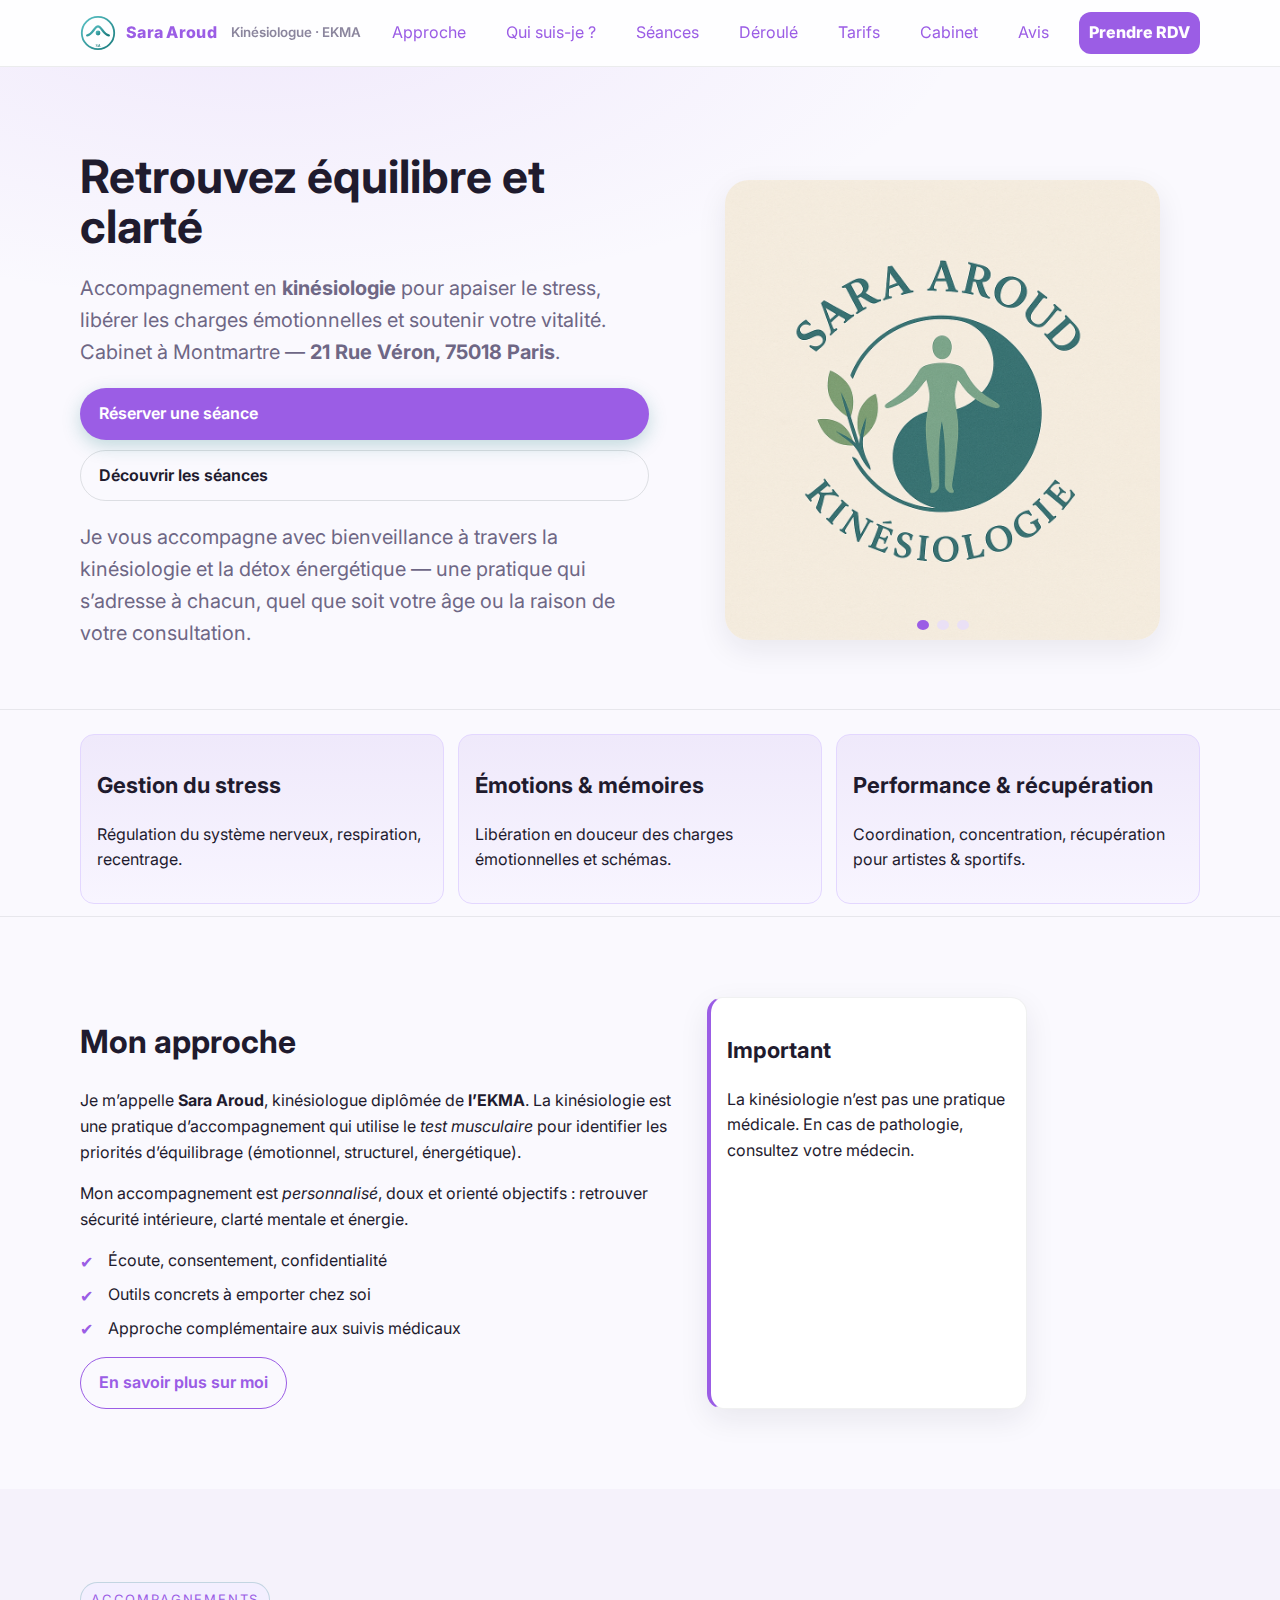
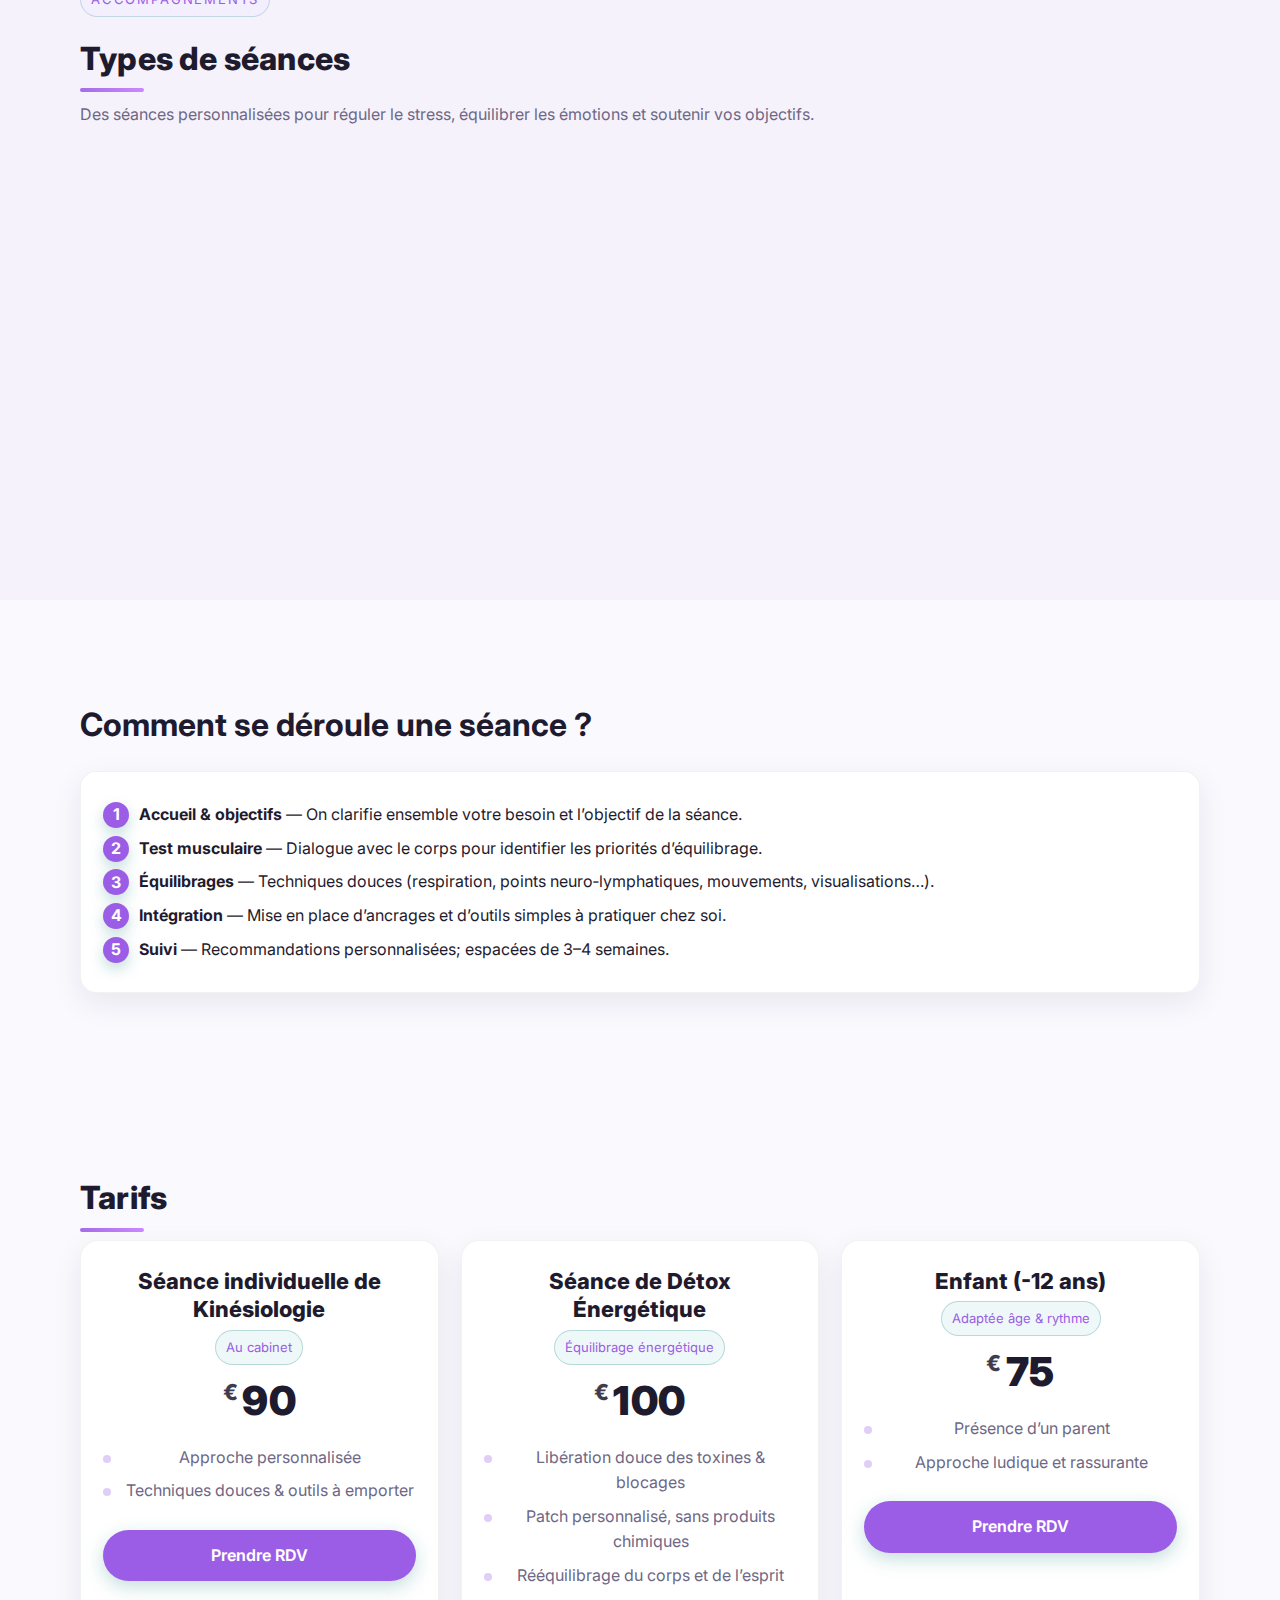
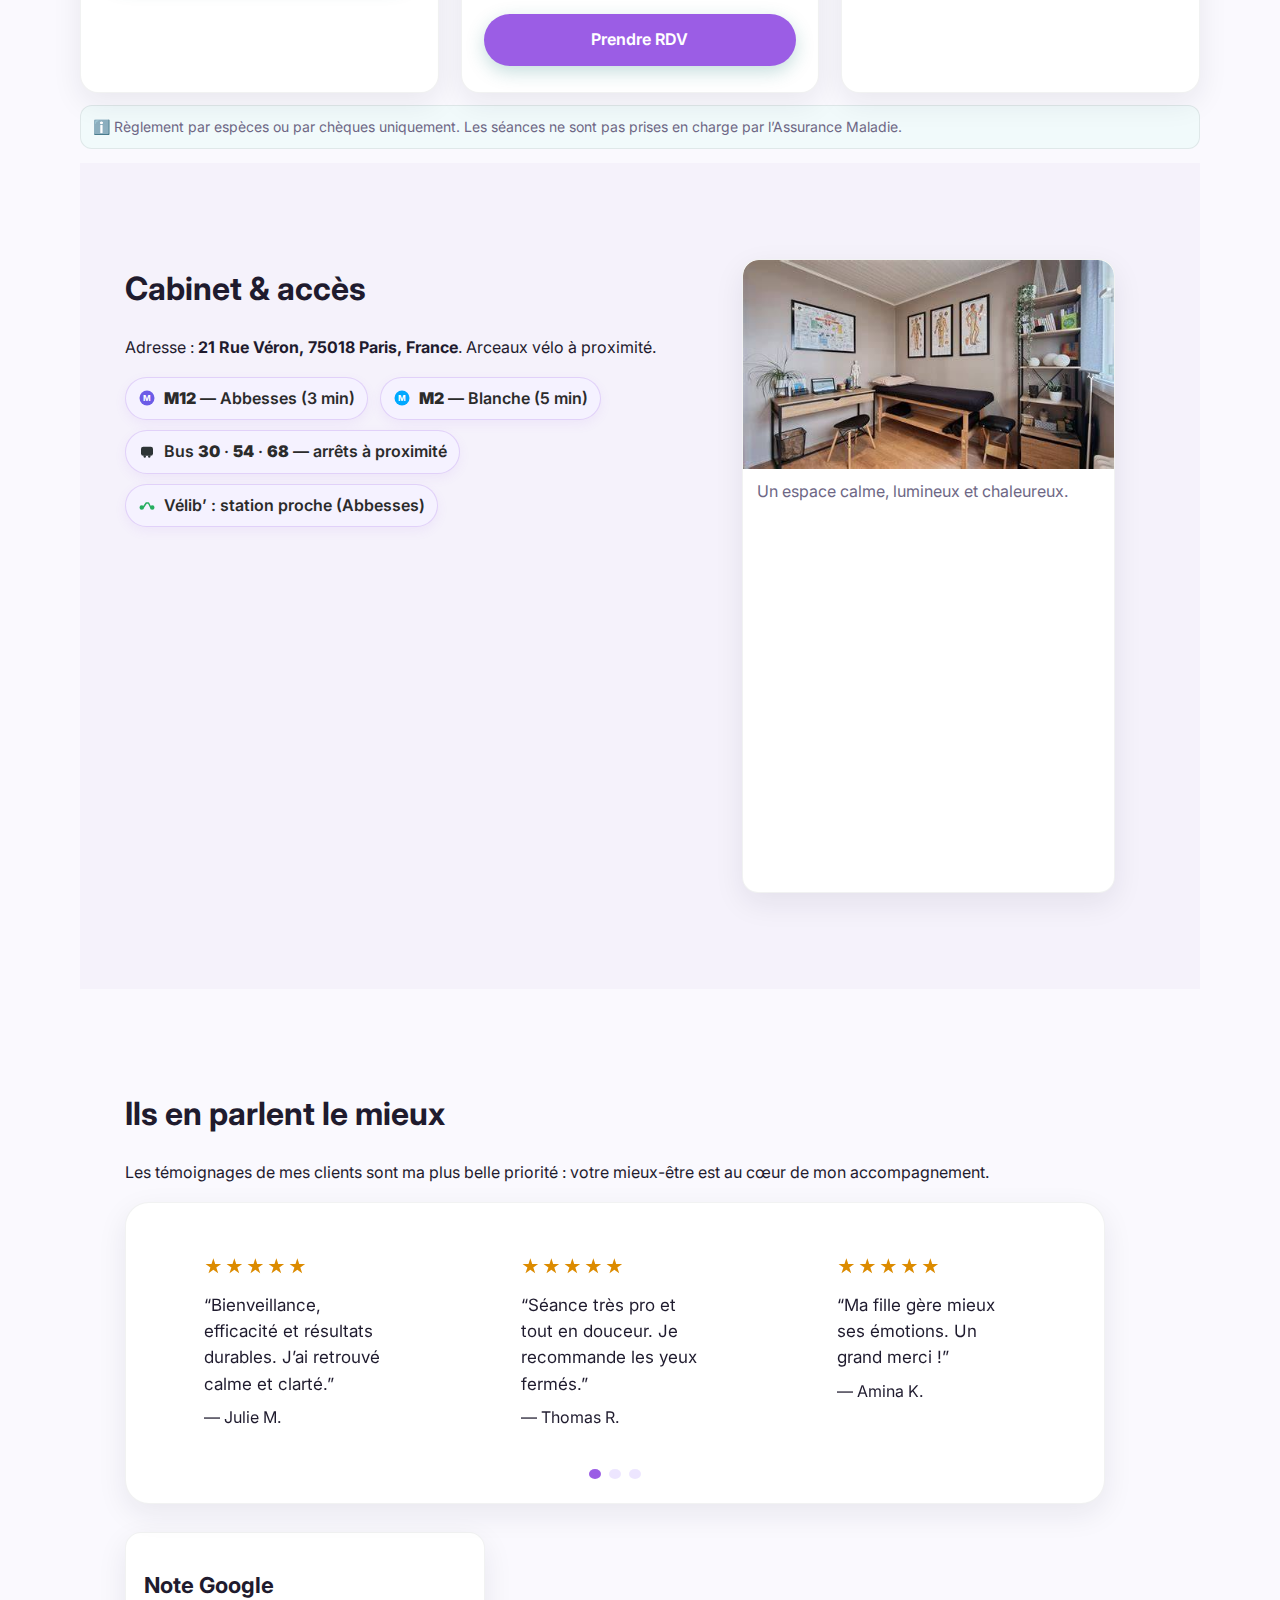
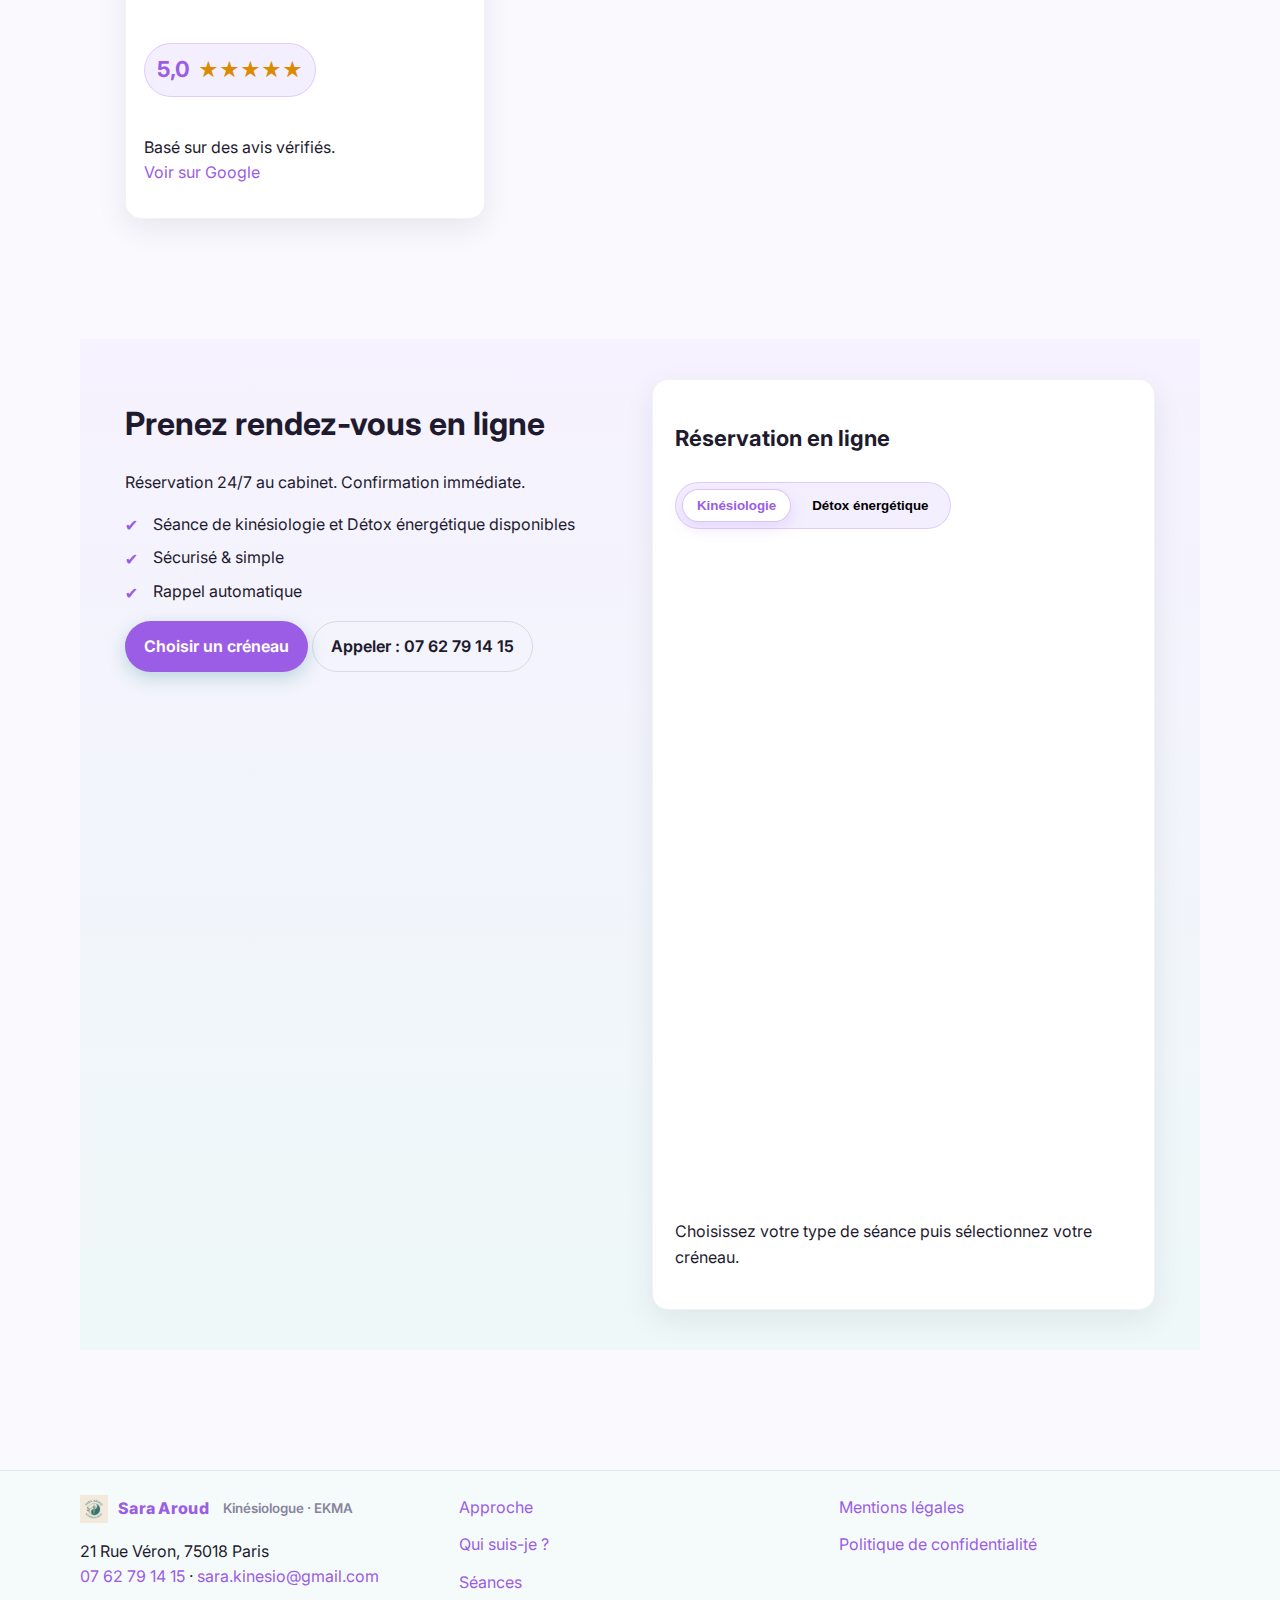
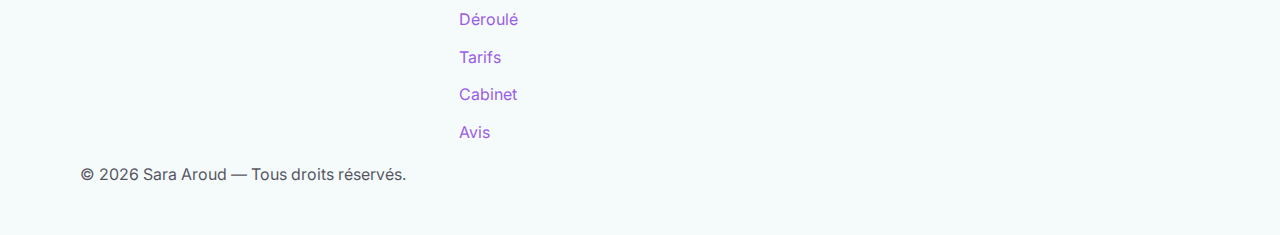
<file: index.html>
<!DOCTYPE html>
<html lang="fr">
<head>
  <meta charset="utf-8" />
  <meta name="viewport" content="width=device-width, initial-scale=1" />
  <title>Sara Aroud · Kinésiologue à Paris 18ᵉ</title>
  <meta name="description" content="Kinésiologie à Paris 18ᵉ : gestion du stress, libération émotionnelle, performance et récupération. Cabinet au 21 Rue Véron, 75018 Paris. Réservation en ligne." />
  <meta name="theme-color" content="#1a7b7d" />
  <link rel="preconnect" href="https://fonts.gstatic.com" crossorigin>
  <link rel="preconnect" href="https://fonts.googleapis.com">
  <link href="https://fonts.googleapis.com/css2?family=Inter:wght@300;400;500;600;700&display=swap" rel="stylesheet">
  <link rel="stylesheet" href="styles.css" />
  <link rel="icon" href="assets/logo.png" type="image/svg+xml">
  <meta property="og:title" content="Sara Aroud · Kinésiologue à Paris 18ᵉ" />
  <meta property="og:description" content="Accompagnement bienveillant en kinésiologie — adultes, enfants & sportifs. Réservation en ligne." />
  <meta property="og:type" content="website" />
  <meta property="og:image" content="https://images.unsplash.com/photo-1511407397940-d57f68e81203?q=80&w=1600&auto=format&fit=crop" />
  <meta property="og:locale" content="fr_FR" />
  <meta name="twitter:card" content="summary_large_image" />
  <link rel="canonical" href="https://www.sara-aroud-kinesiologie.fr/" />
  <script type="application/ld+json">
  {
    "@context": "https://schema.org",
    "@type": "HealthAndBeautyBusiness",
    "name": "Sara Aroud · Kinésiologue",
    "image": "https://images.unsplash.com/photo-1506126613408-eca07ce68773?q=80&w=1600&auto=format&fit=crop",
    "url": "https://www.sara-aroud-kinesiologie.fr/",
    "telephone": "+33 7 62 79 14 15",
    "priceRange": "€€",
    "address": {
      "@type": "PostalAddress",
      "streetAddress": "21 Rue Véron",
      "addressLocality": "Paris",
      "postalCode": "75018",
      "addressCountry": "FR"
    },
    "geo": {
      "@type": "GeoCoordinates",
      "latitude": 48.8841,
      "longitude": 2.3352
    },
    "openingHoursSpecification": [{
      "@type": "OpeningHoursSpecification",
      "dayOfWeek": ["Monday","Tuesday","Wednesday","Thursday","Friday","Saturday"],
      "opens": "09:00",
      "closes": "19:00"
    }],
    "sameAs": [
      "https://www.instagram.com/",
      "https://www.facebook.com/"
    ]
  }
  </script>
</head>
<body>
  <a class="skip-link" href="#contenu">Aller au contenu</a>
  <header class="header" id="top">
    <div class="container nav">
      <a href="#top" class="brand" aria-label="Accueil">
        <img src="assets/logo.svg" alt="Logo Sara Aroud Kinésiologue" width="36" height="36" />
        <span>Sara Aroud</span>
        <small>Kinésiologue · EKMA</small>
      </a>
      <button class="nav-toggle" aria-expanded="false" aria-controls="menu" aria-label="Ouvrir le menu">
        <span class="bar" aria-hidden="true"></span>
        <span class="bar" aria-hidden="true"></span>
        <span class="bar" aria-hidden="true"></span>
      </button>
      <nav id="menu" class="menu" aria-label="Navigation principale">
        <a href="#approche">Approche</a>
        <a href="pages/qui-suis-je.html">Qui suis-je ?</a>
        <a href="#seances">Séances</a>
        <a href="#deroulement">Déroulé</a>
        <a href="#tarifs">Tarifs</a>
        <a href="#cabinet">Cabinet</a>
        <a href="#avis">Avis</a>
        <!-- <a href="#avis">Qui suis-je ?</a> --> 
        <a class="cta" href="#rdv">Prendre RDV</a>
      </nav>
    </div>
  </header>

  <main id="contenu">
    <!-- HERO -->
    <section class="hero">
      <div class="container hero-grid">
        <div class="hero-text">
          <h1>Retrouvez équilibre et clarté</h1>
          <p>Accompagnement en <strong>kinésiologie</strong> pour apaiser le stress, libérer les charges émotionnelles et soutenir votre vitalité. <br>Cabinet à Montmartre — <strong>21 Rue Véron, 75018 Paris</strong>.</p>
          <div class="hero-actions">
            <a class="btn btn-primary" href="#rdv">Réserver une séance</a>
            <a class="btn btn-ghost" href="#seances">Découvrir les séances</a>
          </div>
<p class="trust-message">Je vous accompagne avec bienveillance à travers la kinésiologie et la détox énergétique — une pratique qui s’adresse à chacun, quel que soit votre âge ou la raison de votre consultation.</p>

        </div>
<figure class="hero-figure slider" aria-label="Ambiances du cabinet">
  <div class="slides">
    <img src="assets/logo.png" alt="Vue générale du cabinet">
    <img src="assets/cabinet2.png" alt="Détail d’aménagement du cabinet">
    <img src="assets/cabinet3.png" alt="Espace d’accueil et détente">
  </div>
  <div class="dots" aria-hidden="true"></div>
</figure>

      </div>
    </section>

    <!-- BANDES VALEUR -->
    <section class="ribbons">
      <div class="container ribbons-wrap" role="list" aria-label="Mises en avant">
        <div class="ribbon" role="listitem">
          <h3>Gestion du stress</h3>
          <p>Régulation du système nerveux, respiration, recentrage.</p>
        </div>
        <div class="ribbon" role="listitem">
          <h3>Émotions & mémoires</h3>
          <p>Libération en douceur des charges émotionnelles et schémas.</p>
        </div>
        <div class="ribbon" role="listitem">
          <h3>Performance & récupération</h3>
          <p>Coordination, concentration, récupération pour artistes & sportifs.</p>
        </div>
      </div>
    </section>

    <!-- APPROCHE -->
    <section id="approche" class="section container">
      <div class="split">
        <div>
          <h2>Mon approche</h2>
          <p>Je m’appelle <strong>Sara Aroud</strong>, kinésiologue diplômée de <strong>l’EKMA</strong>. La kinésiologie est une pratique d’accompagnement qui utilise le <em>test musculaire</em> pour identifier les priorités d’équilibrage (émotionnel, structurel, énergétique).</p>
          <p>Mon accompagnement est <em>personnalisé</em>, doux et orienté objectifs : retrouver sécurité intérieure, clarté mentale et énergie.</p>
          <ul class="list-check">
            <li>Écoute, consentement, confidentialité</li>
            <li>Outils concrets à emporter chez soi</li>
            <li>Approche complémentaire aux suivis médicaux</li>
          </ul>
          <div class="about-cta">
  <a class="btn btn-outline" href="pages/qui-suis-je.html">En savoir plus sur moi</a>
</div>

        </div>
        <aside class="card note" aria-label="Information importante">
          <h3>Important</h3>
          <p>La kinésiologie n’est pas une pratique médicale. En cas de pathologie, consultez votre médecin.</p>
        </aside>
      </div>
    </section>

    <!-- SÉANCES -->
    <section id="seances" class="section section-alt">
      <div class="container">
        <header class="section-head">
  <p class="eyebrow">Accompagnements</p>
  <h2 class="h2-accent">Types de séances</h2>
  <p class="section-sub">Des séances personnalisées pour réguler le stress, équilibrer les émotions et soutenir vos objectifs.</p>
</header>

        <div class="grid-3 services">
  <!-- Carte 1 -->
  <article class="service card reveal">
    <div class="icon">
      <!-- Icône Stress (cœur) -->
      <svg viewBox="0 0 24 24" aria-hidden="true" width="28" height="28">
        <path fill="currentColor" d="M12 21s-6.7-4.5-9.3-7.1C-0.6 11.1 1 6 5 6c2.3 0 3.6 1.3 4.3 2.4C10 7.3 11.3 6 13.6 6c4 0 5.6 5.1 2.3 7.9C18.7 16.5 12 21 12 21z"/>
      </svg>
    </div>
    <h3>Gestion du stress</h3>
    <p>Respiration, équilibrages et recentrage pour apaiser le mental et relâcher les tensions.</p>
    <ul class="bullets">
      <li>Sommeil & surmenage</li>
      <li>Préparation examens</li>
      <li>Transitions de vie</li>
    </ul>
  </article>

  <!-- Carte 2 -->
  <article class="service card reveal" style="--delay:120ms">
    <div class="icon">
      <!-- Icône Émotions (étoiles) -->
      <svg viewBox="0 0 24 24" aria-hidden="true" width="28" height="28">
        <path fill="currentColor" d="M12 3l1.6 3.9L18 8.6l-3 2.6.9 4.1-3.9-2.2-3.9 2.2.9-4.1-3-2.6 4.4-1.7L12 3z"/>
      </svg>
    </div>
    <h3>Émotions & confiance</h3>
    <p>Identifier et transformer les croyances limitantes, renforcer estime et sécurité intérieure.</p>
    <ul class="bullets">
      <li>Hypersensibilité</li>
      <li>Accompagnement parental</li>
      <li>Gestion des émotions</li>
    </ul>
  </article>

  <!-- Carte 3 -->
  <article class="service card reveal" style="--delay:240ms">
    <div class="icon">
      <!-- Icône Sport (cible) -->
      <svg viewBox="0 0 24 24" aria-hidden="true" width="28" height="28">
        <path fill="currentColor" d="M12 2a10 10 0 1010 10A10 10 0 0012 2zm0 16a6 6 0 116-6 6 6 0 01-6 6zm0-3a3 3 0 113-3 3 3 0 01-3 3z"/>
      </svg>
    </div>
    <h3>Sport & récupération</h3>
    <p>Optimiser coordination, concentration et récupération pour la pratique artistique et sportive.</p>
    <ul class="bullets">
      <li>Pré-compétitions</li>
      <li>Récupération douce</li>
      <li>Objectifs de performance</li>
    </ul>
  </article>
</div>

      </div>
    </section>

    <!-- DÉROULEMENT -->
    <section id="deroulement" class="section container">
      <h2>Comment se déroule une séance&nbsp;?</h2>
      <ol class="steps card">
        <li><strong>Accueil & objectifs</strong> — On clarifie ensemble votre besoin et l’objectif de la séance.</li>
        <li><strong>Test musculaire</strong> — Dialogue avec le corps pour identifier les priorités d’équilibrage.</li>
        <li><strong>Équilibrages</strong> — Techniques douces (respiration, points neuro‑lymphatiques, mouvements, visualisations…).</li>
        <li><strong>Intégration</strong> — Mise en place d’ancrages et d’outils simples à pratiquer chez soi.</li>
        <li><strong>Suivi</strong> — Recommandations personnalisées; espacées de 3–4 semaines.</li>
      </ol>
    </section>

    <!-- TARIFS -->
    <section id="tarifs" class="section container">
      <h2 class="h2-accent">Tarifs</h2>
      <div class="pricing">
  <!-- Séance individuelle -->
  <article class="price card">
    <header class="price-head">
      <h3>Séance individuelle de Kinésiologie</h3>
      <span class="pill">Au cabinet</span>
    </header>
    <p class="amount"><span class="currency">€</span>90</p>
    <ul class="features">
      <li>Approche personnalisée</li>
      <li>Techniques douces & outils à emporter</li>
    </ul>
    <a class="btn btn-primary btn-block" href="#calendly-embed">Prendre RDV</a>
  </article>

  <!-- Détox énergétique -->
  <article class="price card">
    <header class="price-head">
      <h3>Séance de Détox Énergétique</h3>
      <span class="pill">Équilibrage énergétique</span>
    </header>
    <p class="amount"><span class="currency">€</span>100</p>
    <ul class="features">
      <li>Libération douce des toxines & blocages</li>
      <li>Patch personnalisé, sans produits chimiques</li>
      <li>Rééquilibrage du corps et de l’esprit</li>
    </ul>
    <a class="btn btn-primary btn-block" href="#calendly-embed">Prendre RDV</a>
  </article>

  <!-- Enfant -->
  <article class="price card">
    <header class="price-head">
      <h3>Enfant (-12 ans)</h3>
      <span class="pill">Adaptée âge & rythme</span>
    </header>
    <p class="amount"><span class="currency">€</span>75</p>
    <ul class="features">
      <li>Présence d’un parent</li>
      <li>Approche ludique et rassurante</li>
    </ul>
    <a class="btn btn-primary btn-block" href="#calendly-embed">Prendre RDV</a>
  </article>
</div>

<p class="fine pricing-note">ℹ️ Règlement par espèces ou par chèques uniquement. Les séances ne sont pas prises en charge par l’Assurance Maladie.</p>

    <!-- CABINET + MAP -->
    <section id="cabinet" class="section section-alt">
      <div class="container split">
        <div>
          <h2>Cabinet & accès</h2>
<p>Adresse : <strong>21 Rue Véron, 75018 Paris, France</strong>. Arceaux vélo à proximité.</p>

<div class="transport">
  <!-- Métro 12 — Abbesses -->
  <div class="chip">
    <svg viewBox="0 0 24 24" width="18" height="18" aria-hidden="true">
      <circle cx="12" cy="12" r="10" fill="#6c5ce7"/><text x="12" y="16" text-anchor="middle" font-size="11" fill="#fff" font-weight="700">M</text>
    </svg>
    <span><strong>M12</strong> — Abbesses (3 min)</span>
  </div>

  <!-- Métro 2 — Blanche -->
  <div class="chip">
    <svg viewBox="0 0 24 24" width="18" height="18" aria-hidden="true">
      <circle cx="12" cy="12" r="10" fill="#00a8ff"/><text x="12" y="16" text-anchor="middle" font-size="11" fill="#fff" font-weight="700">M</text>
    </svg>
    <span><strong>M2</strong> — Blanche (5 min)</span>
  </div>

  <!-- Bus proches -->
  <div class="chip">
    <svg viewBox="0 0 24 24" width="18" height="18" aria-hidden="true">
      <rect x="4" y="5" width="16" height="12" rx="3" fill="#2d3436"/>
      <circle cx="9" cy="18" r="1.6" fill="#2d3436"/><circle cx="15" cy="18" r="1.6" fill="#2d3436"/>
    </svg>
    <span>Bus <strong>30</strong> · <strong>54</strong> · <strong>68</strong> — arrêts à proximité</span>
  </div>

  <!-- Vélib' -->
  <div class="chip">
    <svg viewBox="0 0 24 24" width="18" height="18" aria-hidden="true">
      <path d="M5 17a3 3 0 1 0 0-6 3 3 0 0 0 0 6Zm14 0a3 3 0 1 0 0-6 3 3 0 0 0 0 6Z" fill="#27ae60"/>
      <path d="M7 14l4-6h3l3 6" stroke="#27ae60" stroke-width="2" fill="none" stroke-linecap="round" stroke-linejoin="round"/>
    </svg>
    <span>Vélib’ : station proche (Abbesses)</span>
  </div>
</div>

          <div class="map-embed" role="img" aria-label="Plan Google Maps du cabinet">
            <iframe title="Plan d'accès" loading="lazy" allowfullscreen referrerpolicy="no-referrer-when-downgrade"
              src="https://www.google.com/maps?q=21%20Rue%20V%C3%A9ron,%2075018%20Paris&output=embed">
            </iframe>
          </div>
        </div>
        <figure class="card cabinet-photo">
          <img src="assets/cabinet1.png" alt="Cabinet lumineux et minimaliste">
          <figcaption>Un espace calme, lumineux et chaleureux.</figcaption>
        </figure>
      </div>
    </section>

    <!-- AVIS GOOGLE (carrousel) -->
    <section id="avis" class="section container">
      <div class="split">
        <div>
          <h2>Ils en parlent le mieux</h2>
<p class="fine">Les témoignages de mes clients sont ma plus belle priorité : votre mieux-être est au cœur de mon accompagnement.</p>
          
<div class="reviews slider card" aria-label="Avis Google">
  <div class="slides">

    <!-- SLIDE 1 -->
    <div class="slide">
      <figure class="review">
        <div class="stars" aria-label="5 étoiles">★★★★★</div>
        <blockquote>“Bienveillance, efficacité et résultats durables. J’ai retrouvé calme et clarté.”</blockquote>
        <figcaption>— Julie M.</figcaption>
      </figure>
      <figure class="review">
        <div class="stars" aria-label="5 étoiles">★★★★★</div>
        <blockquote>“Séance très pro et tout en douceur. Je recommande les yeux fermés.”</blockquote>
        <figcaption>— Thomas R.</figcaption>
      </figure>
      <figure class="review">
        <div class="stars" aria-label="5 étoiles">★★★★★</div>
        <blockquote>“Ma fille gère mieux ses émotions. Un grand merci !”</blockquote>
        <figcaption>— Amina K.</figcaption>
      </figure>
    </div>

    <!-- SLIDE 2 -->
    <div class="slide">
      <figure class="review">
        <div class="stars" aria-label="5 étoiles">★★★★★</div>
        <blockquote>“Une écoute rare et beaucoup de douceur. Merci !”</blockquote>
        <figcaption>— Claire P.</figcaption>
      </figure>
      <figure class="review">
        <div class="stars" aria-label="5 étoiles">★★★★★</div>
        <blockquote>“J’ai retrouvé énergie et confiance. Une vraie transformation.”</blockquote>
        <figcaption>— Marc L.</figcaption>
      </figure>
      <figure class="review">
        <div class="stars" aria-label="5 étoiles">★★★★★</div>
        <blockquote>“Ma fille adore les séances. C’est devenu un vrai soutien.”</blockquote>
        <figcaption>— Sophie D.</figcaption>
      </figure>
    </div>

    <!-- SLIDE 3 -->
    <div class="slide">
      <figure class="review">
        <div class="stars" aria-label="5 étoiles">★★★★★</div>
        <blockquote>“Une praticienne passionnée et bienveillante. Je recommande.”</blockquote>
        <figcaption>— Karim B.</figcaption>
      </figure>
      <figure class="review">
        <div class="stars" aria-label="5 étoiles">★★★★★</div>
        <blockquote>“Une approche douce et efficace. J’ai senti un vrai mieux-être.”</blockquote>
        <figcaption>— Hélène F.</figcaption>
      </figure>
      <figure class="review">
        <div class="stars" aria-label="5 étoiles">★★★★★</div>
        <blockquote>“Beaucoup d’humanité et des résultats rapides. Merci Sara !”</blockquote>
        <figcaption>— David R.</figcaption>
      </figure>
    </div>

  </div>
  <div class="dots" aria-hidden="true"></div>
</div>

          </div>
        </div>
        <aside class="card">
          <h3>Note Google</h3>
          <p class="badge">5,0 <span>★★★★★</span></p>
          <p>Basé sur des avis vérifiés. <br><a target="_blank" rel="noopener" href="https://www.google.com/search?q=Sara+Aroud+kin%C3%A9siologie">Voir sur Google</a></p>
        </aside>
      </div>
    </section>

    <!-- RDV -->
    <section id="rdv" class="section cta-section">
      <div class="container cta-inner">
        <div>
          <h2>Prenez rendez-vous en ligne</h2>
          <p>Réservation 24/7 au cabinet. Confirmation immédiate.</p>
          <ul class="list-check">
            <li>Séance de kinésiologie et Détox énergétique disponibles</li>
            <li>Sécurisé & simple</li>
            <li>Rappel automatique</li>
          </ul>
          <div class="cta-buttons">
            <a class="btn btn-primary" href="#calendly-embed">Choisir un créneau</a>
            <a class="btn btn-ghost" href="tel:+33762791415">Appeler : 07&nbsp;62&nbsp;79&nbsp;14&nbsp;15</a>
          </div>
        </div>
<div class="card">
  <h3 id="calendly-embed">Réservation en ligne</h3>

  <!-- Sélecteur de type de séance -->
  <div class="cal-switch" role="tablist" aria-label="Choix du type de séance">
    <button class="cal-switch-btn is-active" data-cal="kine" role="tab" aria-selected="true">Kinésiologie</button>
    <button class="cal-switch-btn" data-cal="detox" role="tab" aria-selected="false">Détox énergétique</button>
  </div>

  <!-- Calendrier Kinésiologie -->
  <div id="cal-kine" class="cal-wrapper" role="tabpanel" aria-labelledby="kine-tab">
    <div class="calendly-inline-widget"
         data-url="https://calendly.com/sara-kinesio/30-minute-meeting-clone"
         style="min-width:320px;height:660px;"></div>
  </div>

  <!-- Calendrier Détox énergétique -->
  <div id="cal-detox" class="cal-wrapper" role="tabpanel" aria-labelledby="detox-tab" hidden>
    <div class="calendly-inline-widget"
         data-url="https://calendly.com/sara-kinesio/30-minute-meeting-clone"
         style="min-width:320px;height:660px;"></div>
  </div>

  <!-- Script Calendly (une seule fois) -->
  <script type="text/javascript" src="https://assets.calendly.com/assets/external/widget.js" async></script>

  <p class="fine">Choisissez votre type de séance puis sélectionnez votre créneau.</p>
</div>

      </div>
    </section>
  </main>

  <footer class="footer">
    <div class="container footer-grid">
      <div>
        <a href="#top" class="brand brand-footer">
          <img src="assets/logo.png" alt="" width="28" height="28" aria-hidden="true" />
          <span>Sara Aroud</span><small>Kinésiologue · EKMA</small>
        </a>
        <p>21 Rue Véron, 75018 Paris<br>
        <a href="tel:+33762791415">07 62 79 14 15</a> · <a href="mailto:sara.kinesio@gmail.com">sara.kinesio@gmail.com</a></p>
      </div>
      <nav class="footer-nav" aria-label="Liens de bas de page">
        <a href="#approche">Approche</a>
        <a href="pages/qui-suis-je.html">Qui suis-je ?</a>
        <a href="#seances">Séances</a>
        <a href="#deroulement">Déroulé</a>
        <a href="#tarifs">Tarifs</a>
        <a href="#cabinet">Cabinet</a>
        <a href="#avis">Avis</a>
      </nav>
      <div class="footer-legal">
        <a href="pages/mentions-legales.html">Mentions légales</a>
        <a href="pages/politique-confidentialite.html">Politique de confidentialité</a>
      </div>
    </div>
    <div class="container">
      <p class="copyright">© <span id="year"></span> Sara Aroud — Tous droits réservés.</p>
    </div>
  </footer>


  <script src="script.js" defer></script>
</body>
</html>
</file>
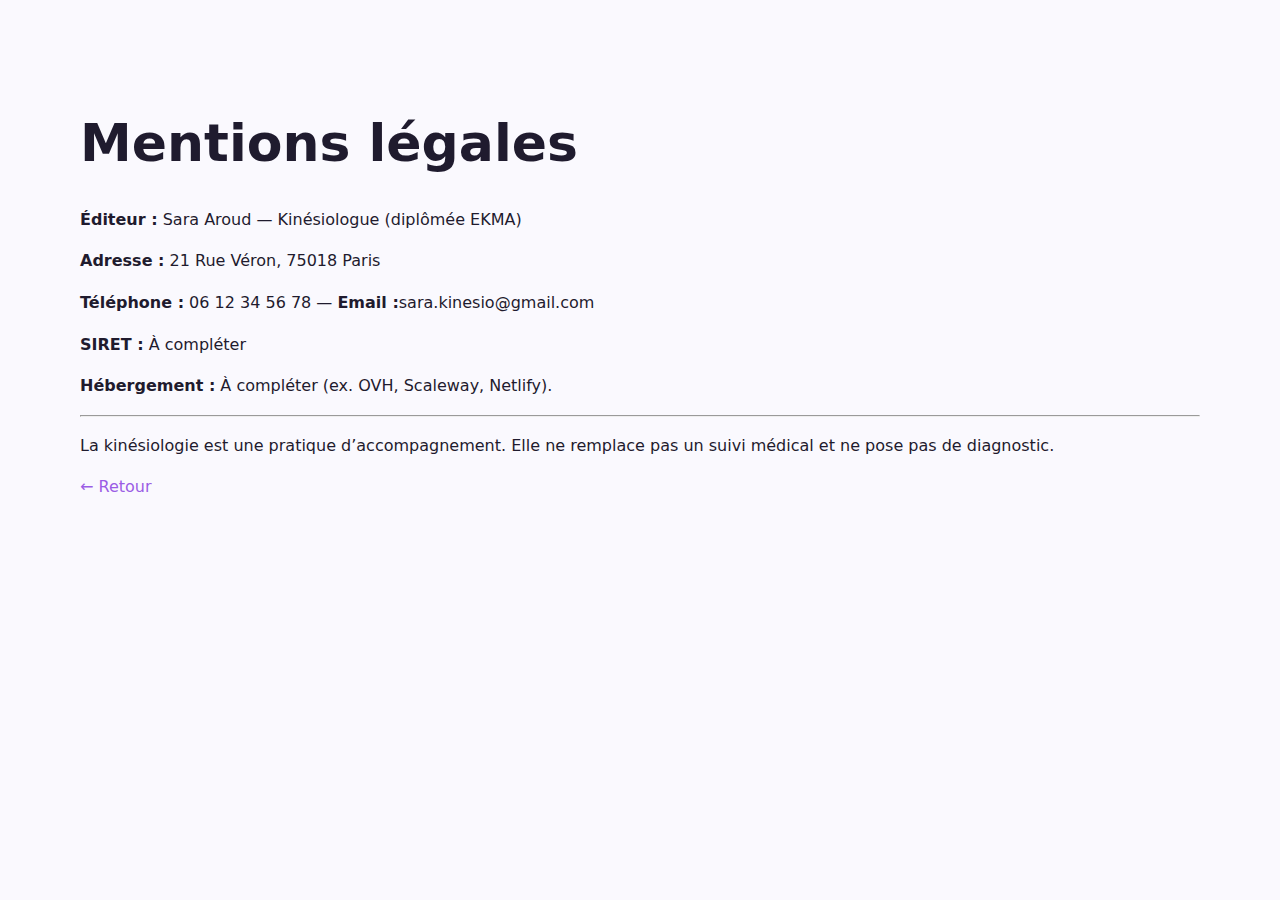
<file: pages/mentions-legales.html>
<!DOCTYPE html>
<html lang="fr">
<head>
  <meta charset="utf-8">
  <meta name="viewport" content="width=device-width, initial-scale=1">
  <title>Mentions légales — Sara Aroud · Kinésiologue</title>
  <link rel="stylesheet" href="../styles.css">
</head>
<body>
  <main class="section container">
    <h1>Mentions légales</h1>
    <p><strong>Éditeur :</strong> Sara Aroud — Kinésiologue (diplômée EKMA)</p>
    <p><strong>Adresse :</strong> 21 Rue Véron, 75018 Paris</p>
    <p><strong>Téléphone :</strong> 06 12 34 56 78 — <strong>Email :</strong>sara.kinesio@gmail.com</p>
    <p><strong>SIRET :</strong> À compléter</p>
    <p><strong>Hébergement :</strong> À compléter (ex. OVH, Scaleway, Netlify).</p>
    <hr>
    <p>La kinésiologie est une pratique d’accompagnement. Elle ne remplace pas un suivi médical et ne pose pas de diagnostic.</p>
    <p><a href="../index.html">← Retour</a></p>
  </main>
</body>
</html>
</file>
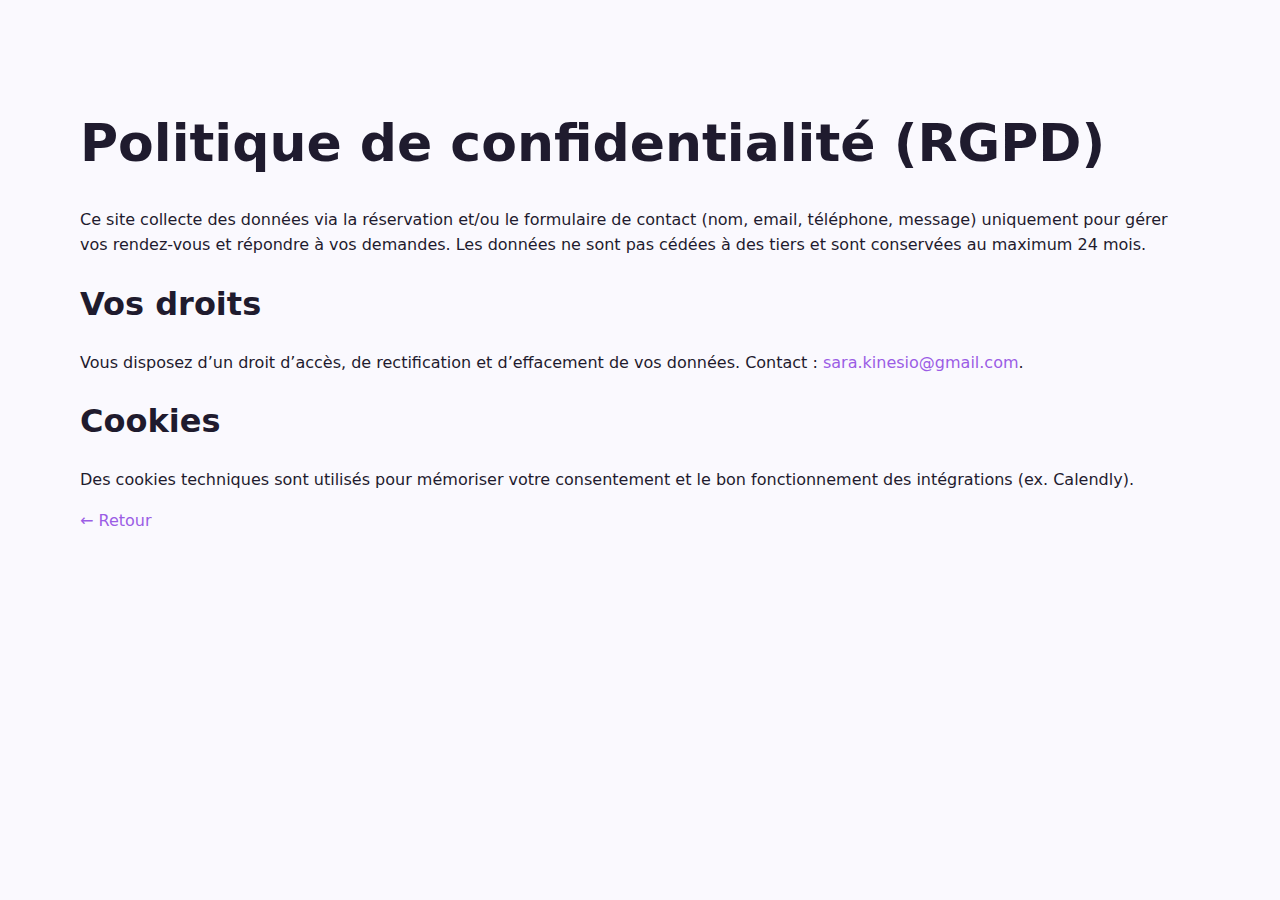
<file: pages/politique-confidentialite.html>
<!DOCTYPE html>
<html lang="fr">
<head>
  <meta charset="utf-8">
  <meta name="viewport" content="width=device-width, initial-scale=1">
  <title>Politique de confidentialité — Sara Aroud · Kinésiologue</title>
  <link rel="stylesheet" href="../styles.css">
</head>
<body>
  <main class="section container">
    <h1>Politique de confidentialité (RGPD)</h1>
    <p>Ce site collecte des données via la réservation et/ou le formulaire de contact (nom, email, téléphone, message) uniquement pour gérer vos rendez-vous et répondre à vos demandes.
    Les données ne sont pas cédées à des tiers et sont conservées au maximum 24 mois.</p>
    <h2>Vos droits</h2>
    <p>Vous disposez d’un droit d’accès, de rectification et d’effacement de vos données. Contact : <a href="mailto:sara.kinesio@gmail.com">sara.kinesio@gmail.com</a>.</p>
    <h2>Cookies</h2>
    <p>Des cookies techniques sont utilisés pour mémoriser votre consentement et le bon fonctionnement des intégrations (ex. Calendly).</p>
    <p><a href="../index.html">← Retour</a></p>
  </main>
</body>
</html>
</file>
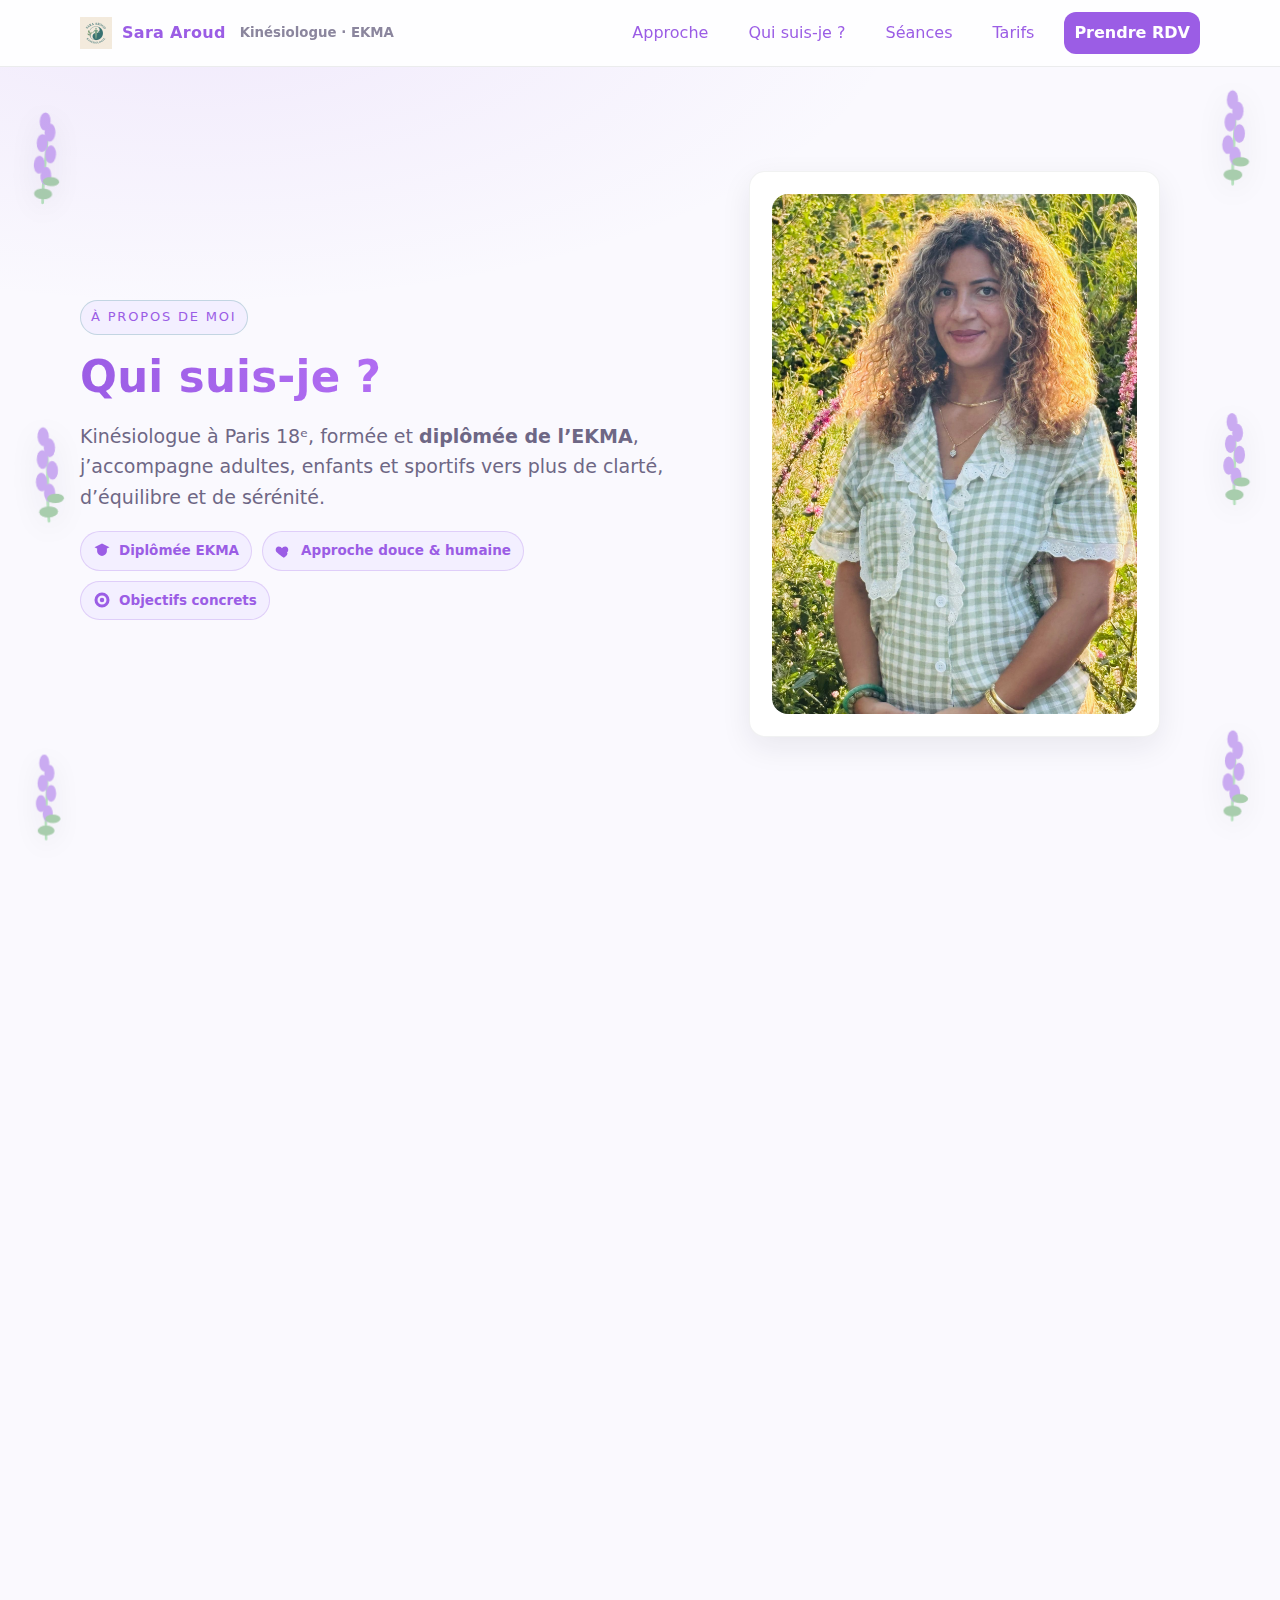
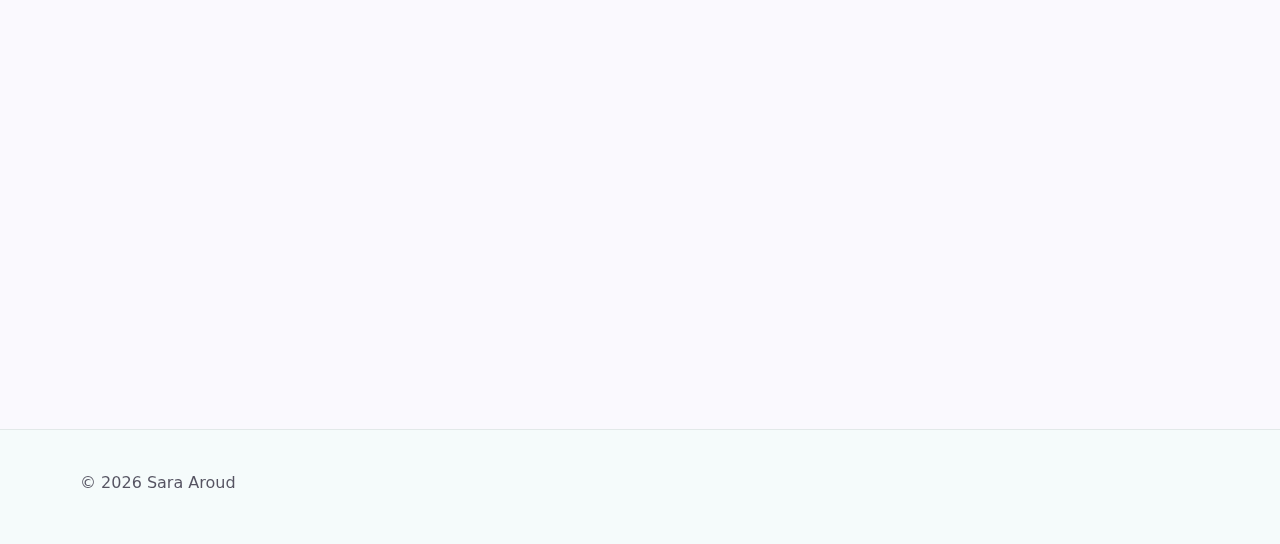
<file: pages/qui-suis-je.html>
<!DOCTYPE html>
<html lang="fr">
<head>
  <meta charset="utf-8">
  <meta name="viewport" content="width=device-width, initial-scale=1">
  <title>Qui suis-je ? — Sara Aroud · Kinésiologue</title>
  <meta name="description" content="Découvrez Sara Aroud, kinésiologue diplômée EKMA : parcours, valeurs et approche. Page immersive avec effets et animations.">
  <link rel="stylesheet" href="../styles.css">
  <link rel="icon" href="../assets/logo.png" type="image/png">
  <meta property="og:title" content="Qui suis-je ? — Sara Aroud">
  <meta property="og:description" content="Parcours EKMA, valeurs et approche en kinésiologie.">
  <meta property="og:type" content="website">
  <script type="application/ld+json">
  {
    "@context":"https://schema.org",
    "@type":"Person",
    "name":"Sara Aroud",
    "jobTitle":"Kinésiologue",
    "alumniOf":{"@type":"EducationalOrganization","name":"EKMA"},
    "worksFor":{"@type":"Organization","name":"Cabinet de kinésiologie"},
    "address":{"@type":"PostalAddress","streetAddress":"21 Rue Véron","addressLocality":"Paris","postalCode":"75018","addressCountry":"FR"},
    "url":"https://www.sara-aroud-kinesiologie.fr/pages/qui-suis-je.html"
  }
  </script>
</head>
<body>
  <a class="skip-link" href="#contenu">Aller au contenu</a>

  <!-- Décor latéral : pétales de lilas (parallax) -->
<div class="sprigs sprigs-left" aria-hidden="true">
  <span class="sprig"></span><span class="sprig"></span><span class="sprig"></span>
</div>
<div class="sprigs sprigs-right" aria-hidden="true">
  <span class="sprig"></span><span class="sprig"></span><span class="sprig"></span>
</div>


  <header class="header">
    <div class="container nav">
      <a href="../index.html" class="brand" aria-label="Accueil">
        <img src="../assets/logo.png" alt="" width="32" height="32" aria-hidden="true">
        <span>Sara Aroud</span><small>Kinésiologue · EKMA</small>
      </a>
      <nav class="menu" aria-label="Navigation">
        <a href="../index.html#approche">Approche</a>
        <a href="qui-suis-je.html" aria-current="page">Qui suis-je ?</a>
        <a href="../index.html#seances">Séances</a>
        <a href="../index.html#tarifs">Tarifs</a>
        <a class="cta" href="../index.html#rdv">Prendre RDV</a>
      </nav>
    </div>
  </header>

  <!-- HERO about -->
  <section class="about-hero">
    <div class="container about-hero-inner">
      <div class="about-hero-text">
<p class="eyebrow">À propos de moi</p>
        <h1 class="h1-hero">Qui suis-je&nbsp;?</h1>
        <p class="lead">Kinésiologue à Paris 18ᵉ, formée et <strong>diplômée de l’EKMA</strong>, j’accompagne adultes, enfants et sportifs vers plus de clarté, d’équilibre et de sérénité.</p>
        <div class="badges">
          <span class="badge">
            <!-- icône diplôme -->
            <svg viewBox="0 0 24 24" width="18" height="18" aria-hidden="true"><path fill="currentColor" d="M12 2l10 5-10 5L2 7l10-5zm0 7l6.5-3.25V12c0 3.59-3.59 6.5-6.5 6.5S5.5 15.59 5.5 12V5.75L12 9z"/></svg>
            Diplômée EKMA
          </span>
          <span class="badge">
            <!-- icône cœur -->
            <svg viewBox="0 0 24 24" width="18" height="18" aria-hidden="true"><path fill="currentColor" d="M12 21s-6.7-4.5-9.3-7.1C-0.6 11.1 1 6 5 6c2.3 0 3.6 1.3 4.3 2.4C10 7.3 11.3 6 13.6 6c4 0 5.6 5.1 2.3 7.9C18.7 16.5 12 21 12 21z"/></svg>
            Approche douce & humaine
          </span>
          <span class="badge">
            <!-- icône cible -->
            <svg viewBox="0 0 24 24" width="18" height="18" aria-hidden="true"><path fill="currentColor" d="M12 2a10 10 0 1010 10A10 10 0 0012 2zm0 16a6 6 0 116-6 6 6 0 01-6 6zm0-3a3 3 0 113-3 3 3 0 01-3 3z"/></svg>
            Objectifs concrets
          </span>
        </div>
      </div>
      <figure class="about-hero-photo card">
        <img src="../assets/portrait.jpg" alt="Portrait de Sara Aroud" loading="eager">
      </figure>
    </div>
  </section>

  <main id="contenu" class="section container">
    <!-- Bloc EKMA + texte -->
    <section class="split about-block">
      <div class="card reveal">
        <h2>Mon parcours</h2>
        <p>Depuis toujours, je suis passionnée par l’humain, par ses ressources invisibles et ses chemins de transformation intérieure. Mon parcours m’a menée du milieu associatif, au cœur de la formation en hypnose et PNL, jusqu’à la kinésiologie, qui est devenue pour moi une évidence&nbsp;: celle d’écouter le corps comme un messager de l’âme.</p>
        <p>À travers des techniques douces et profondes, je vous aide à entendre ce que votre corps murmure&nbsp;: ses blessures à libérer, ses besoins essentiels, sa mémoire vibrante.</p>
        <p>Mon approche est globale, humaine et respectueuse&nbsp;: je crois en votre capacité naturelle à retrouver votre équilibre, votre vitalité et votre plein potentiel de vie.</p>
      </div>

      <aside class="card about-edu reveal" style="--delay:120ms">
        <div class="edu-head">
          <!-- icône chapeau -->
          <svg viewBox="0 0 24 24" width="24" height="24" aria-hidden="true"><path fill="currentColor" d="M12 3l10 5-10 5L2 8l10-5zm0 7l6 3.2V15c0 2.76-4 5-6 5s-6-2.24-6-5v-1.8L12 10z"/></svg>
          <h3>Diplômée de l’EKMA</h3>
        </div>
        <p>L’<strong>EKMA</strong> est une référence de la kinésiologie francophone. Sa pédagogie rigoureuse allie <em>Touch for Health</em>, intégrations structurelles, émotions & croyances, et pratique intensive supervisée. Cette formation m’a transmis des protocoles solides et une éthique exigeante&nbsp;: respect, consentement, confidentialité.</p>
        <ul class="list-check">
          <li>Nombreuses heures de pratique accompagnée</li>
          <li>Évaluation continue & supervision</li>
          <li>Approche intégrative corps-émotions-mental</li>
        </ul>
        <a class="btn btn-outline" href="../index.html#rdv">Prendre rendez-vous</a>
      </aside>
    </section>

    <!-- Valeurs / modules -->
    <section class="grid-3 services about-values">
      <article class="service card reveal">
        <div class="icon">
          <!-- étoile -->
          <svg viewBox="0 0 24 24" width="28" height="28" aria-hidden="true"><path fill="currentColor" d="M12 3l1.6 3.9L18 8.6l-3 2.6.9 4.1-3.9-2.2-3.9 2.2.9-4.1-3-2.6 4.4-1.7L12 3z"/></svg>
        </div>
        <h3>Clarté</h3>
        <p>On fixe un objectif simple et mesurable pour chaque séance.</p>
      </article>
      <article class="service card reveal" style="--delay:120ms">
        <div class="icon">
          <!-- main/cœur -->
          <svg viewBox="0 0 24 24" width="28" height="28" aria-hidden="true"><path fill="currentColor" d="M12 21s-6.7-4.5-9.3-7.1C-0.6 11.1 1 6 5 6c2.3 0 3.6 1.3 4.3 2.4C10 7.3 11.3 6 13.6 6c4 0 5.6 5.1 2.3 7.9C18.7 16.5 12 21 12 21z"/></svg>
        </div>
        <h3>Douceur</h3>
        <p>Techniques non intrusives, écoute active, respect du rythme.</p>
      </article>
      <article class="service card reveal" style="--delay:240ms">
        <div class="icon">
          <!-- cible -->
          <svg viewBox="0 0 24 24" width="28" height="28" aria-hidden="true"><path fill="currentColor" d="M12 2a10 10 0 1010 10A10 10 0 0012 2zm0 16a6 6 0 116-6 6 6 0 01-6 6zm0-3a3 3 0 113-3 3 3 0 01-3 3z"/></svg>
        </div>
        <h3>Autonomie</h3>
        <p>Des outils concrets à emporter pour prolonger vos résultats.</p>
      </article>
    </section>

    <section class="card about-cta-wide reveal" style="text-align:center">
      <h2>Envie d’en parler&nbsp;?</h2>
      <p>Je réponds à vos questions et vous accompagne avec bienveillance.</p>
      <a class="btn btn-primary" href="../index.html#rdv">Choisir un créneau</a>
    </section>
  </main>

  <footer class="footer">
    <div class="container">
      <p class="copyright">© <span id="year"></span> Sara Aroud</p>
    </div>
  </footer>

  <script src="../script.js"></script>
  <script>
    document.getElementById('year').textContent = new Date().getFullYear();
  </script>
</body>
</html>
</file>
<file: styles.css>
/* ====== Design system — Sara Aroud Kinésiologie ====== */
:root{
  --bg: #faf9fe;          /* fond général très clair lavande */
  --surface: #ffffff;
  --ink: #1f1b2e;         /* texte principal, indigo/gris foncé */
  --accent: #9b5de5;      /* lavande principale */
  --accent-2: #c77dff;    /* lavande claire pour dégradés */
  --muted: #6e6785;       /* gris violacé pour les textes secondaires */
  --sand: #f5f2fb;        /* fond des sections alternées (lavande pâle) */
  --ring: rgba(155,93,229,.22);   /* focus ring lavande */
  --radius: 16px;
  --shadow: 0 10px 30px rgba(31, 27, 46, .08);
}


*{box-sizing:border-box}
html{scroll-behavior:smooth}
body{
  margin:0;
  font-family: Inter, system-ui, -apple-system, Segoe UI, Roboto, Arial, sans-serif;
  color:var(--ink); background:var(--bg); line-height:1.6;
}

h1{ font-size: clamp(32px, 4.2vw, 52px); line-height: 1.1; }
h2{ font-size: clamp(22px, 2.6vw, 32px); line-height: 1.2; }
h3{ font-size: clamp(18px, 2vw, 22px); line-height: 1.3; }
p, li{ font-size: clamp(15px, 1.25vw, 17px); }


img{max-width:100%;height:auto;display:block}
a{color:var(--accent);text-decoration:none}
a:hover{text-decoration:underline}
.container{width:min(1120px, 92%);margin-inline:auto}
.section{padding:80px 0}
.section-alt{background:var(--sand)}

.card{
  background:var(--surface);
  border:1px solid rgba(9, 30, 30, .06);
  border-radius:var(--radius);
  padding:22px;
  box-shadow:var(--shadow);
}

.btn{
  display:inline-block;
  border-radius:999px;
  padding:12px 18px;
  border:1px solid rgba(9,30,30,.12);
  font-weight:650;
  transition: transform .05s ease, background .2s ease, border-color .2s ease, box-shadow .2s ease;
  cursor:pointer;
}
.btn:hover{transform:translateY(-1px)}
.btn:active{transform:translateY(0)}
.btn-primary{background:var(--accent); color:#fff; border-color:transparent; box-shadow:0 6px 18px rgba(26,123,125,.25)}
.btn-ghost{background:transparent; color:var(--ink)}

.list-check{padding-left:0; list-style:none}
.list-check li{position:relative;padding-left:28px;margin:8px 0}
.list-check li::before{
  content:"✔";
  position:absolute;left:0;top:0.1em;color:var(--accent)
}

.skip-link{position:absolute;left:-9999px;top:auto; width:1px; height:1px; overflow:hidden;}
.skip-link:focus{left:16px; top:8px; width:auto; height:auto; background:#fff; color:#000; padding:6px 10px; border-radius:8px}

/* ====== Header ====== */
.header{
  position:sticky; top:0; z-index:50;
  background: rgba(255,255,255,.8);
  border-bottom:1px solid rgba(9,30,30,.08);
  backdrop-filter: blur(8px);
}
.nav{
  display:flex; align-items:center; justify-content:space-between; padding:12px 0;
}
.brand{display:flex; align-items:center; gap:10px; text-decoration:none}
.brand span{font-weight:800; letter-spacing:.3px}
.brand small{opacity:.8; font-weight:600; margin-left:4px; color:var(--muted)}
.nav-toggle{display:none; background:transparent; border:none; cursor:pointer}
.nav-toggle .bar{display:block;width:24px;height:2px;background:var(--ink);margin:5px 0; border-radius:2px}
.menu{display:flex; gap:20px; align-items:center}
.menu a{padding:8px 10px; border-radius:12px}
.menu a.cta{background:var(--accent); color:#fff; font-weight:800}

/* ====== Hero with slider ====== */
.hero{padding:84px 0 40px; background: radial-gradient(1200px 500px at 20% -10%, rgba(155,93,229,.10), transparent 60%)}
.hero-grid{display:grid; grid-template-columns: 1.05fr .95fr; gap:36px; align-items:center}
.hero h1{font-size: clamp(34px, 3.6vw, 52px); line-height:1.1; margin:0 0 10px}
.hero p{font-size: clamp(16px, 1.6vw, 20px); color:var(--muted)}
.hero .trust{display:flex; flex-wrap:wrap; gap:14px 26px; padding:0; list-style:none; margin:20px 0 0; color:#355a5a}
.slider{position:relative; overflow:hidden; border-radius:24px; box-shadow: var(--shadow)}
.slider .slides{display:flex; transition: transform .6s ease; will-change: transform}
.slider img{
  width:100%;
  flex:0 0 100%;
  height: min(60vh, 460px);
  object-fit: cover;
}
@media (max-width: 560px){
  .slider img{ height: min(46vh, 320px); }
}

.slider .dots{position:absolute; left:0; right:0; bottom:10px; display:flex; justify-content:center; gap:8px}
.slider .dots button{width:10px;height:10px;border-radius:50%;border:none;background:#e6dcff;opacity:.7}
.slider .dots button[aria-current="true"]{opacity:1; background:var(--accent)}

/* ====== Sections ====== */
.ribbons{padding:24px 0 12px; border-top:1px solid rgba(9,30,30,.08); border-bottom:1px solid rgba(9,30,30,.08)}
.ribbons-wrap{display:grid; grid-template-columns: repeat(3, 1fr); gap:14px}
.ribbon{padding:14px 16px; border-radius:14px; background:linear-gradient(180deg, #efe9fb, #f8f5ff); border:1px solid #e3d7ff}

.split{display:grid; grid-template-columns:1.1fr .9fr; gap:24px}
.note{border-left:4px solid var(--accent);}

.grid-3{
  display:grid;
  grid-template-columns: repeat(auto-fit, minmax(260px, 1fr));
  gap:22px;
}
.service h3{margin-top:0}

.steps{counter-reset: step}
.steps li{margin:8px 0; padding-left:36px; position:relative}
.steps li::before{
  counter-increment: step;
  content: counter(step);
  position:absolute; left:0; top:0;
  width:26px;height:26px; border-radius:50%;
  background:var(--accent); color:#fff; display:grid; place-items:center; font-weight:700;
  box-shadow:0 6px 14px rgba(26,123,125,.25);
}

.steps {
  list-style: none; 
  /*padding-left: 0;*/
  margin-left: 0;
}

.prices{display:grid; grid-template-columns: repeat(3, 1fr); gap:18px}
.price{text-align:center}
.amount{display:block; font-size:28px; margin:8px 0}

.map-embed iframe{width:100%; height:360px; border:0; border-radius:16px}
.cabinet-photo{padding:0; overflow:hidden}
.cabinet-photo img{border-top-left-radius:16px; border-top-right-radius:16px}
.cabinet-photo figcaption{padding:10px 14px; color:var(--muted)}

/* Reviews */
.reviews .review{padding:10px}
.reviews .stars{color:#dc8b00; letter-spacing:2px; font-size:18px}
.badge{font-size:28px; font-weight:800}
.badge span{color:#dc8b00; font-size:20px}

/* ====== CTA Section ====== */
.cta-section{background: linear-gradient(180deg, #f6f2ff 0%, #eef8f8 100%);}
.cta-inner{display:grid; grid-template-columns:1fr 1fr; gap:24px; align-items:start}
.form .field{display:flex; flex-direction:column; gap:6px; margin-bottom:12px}
.field-inline{display:flex; align-items:flex-start; gap:10px; margin:10px 0 14px}
input, textarea, select{
  border:1px solid rgba(9,30,30,.18);
  background:#fff;
  color:var(--ink);
  padding:12px 12px;
  border-radius:12px;
  outline:none;
}
input:focus, textarea:focus, select:focus{box-shadow:0 0 0 4px var(--ring); border-color: var(--accent)}
.error{color:#a11; font-size:14px; min-height:1.2em}
.form-status{color:#2a6a46; min-height:1.2em}

/* ====== Footer ====== */
.footer{margin-top:40px; padding:24px 0 32px; background:#f5fbfb; border-top:1px solid rgba(9,30,30,.08)}
.footer-grid{
  display:grid;
  grid-template-columns: repeat(auto-fit, minmax(220px, 1fr));
  gap:18px;
}
.brand-footer span{font-weight:800}
.footer-nav, .footer-legal{display:flex; gap:12px; flex-direction:column}
.copyright{opacity:.75}

/* ====== Cookie banner ====== */
.cookie-banner{
  position:fixed; left:16px; right:16px; bottom:16px;
  display:flex; align-items:center; justify-content:space-between; gap:12px;
  background:#fff;
  border:1px solid rgba(9,30,30,.1);
  padding:12px 14px; border-radius:12px; box-shadow:var(--shadow)
}
.cookie-actions{display:flex; gap:8px}

/* ====== Responsive ====== */
@media (max-width: 920px){
  .hero-grid, .split, .grid-3, .prices, .cta-inner, .footer-grid{grid-template-columns:1fr}
  .ribbons-wrap{grid-template-columns:1fr}
  .menu{display:none; position:absolute; right:16px; top:56px; flex-direction:column; padding:12px; background:#fff; border:1px solid rgba(9,30,30,.12); border-radius:12px}
  .nav-toggle{display:block}
  .slider img{height:300px}
}

/* ===== Tarifs améliorés ===== */
.pricing{
  display:grid;
  grid-template-columns: repeat(auto-fit, minmax(280px, 1fr));
  gap:22px;
  align-items:stretch;
}

.price.card{
  display:flex;
  flex-direction:column;
  padding:26px 22px;
  border-radius:18px;
  transition:transform .15s ease, box-shadow .2s ease, border-color .2s ease;
}
.price.card:hover{
  transform: translateY(-2px);
  box-shadow: 0 16px 40px rgba(9,30,30,.10);
  border-color: rgba(26,123,125,.25);
}
.price-head h3{
  margin:0 0 6px;
  font-weight:800;
}
.pill{
  display:inline-block;
  font-size:13px;
  border:1px solid rgba(26,123,125,.25);
  color:var(--accent);
  background:#eef8f8;
  padding:6px 10px;
  border-radius:999px;
}
.amount{
  font-size:40px;
  font-weight:900;
  line-height:1;
  margin:16px 0 4px;
  letter-spacing:.5px;
}
.amount .currency{
  font-size:.55em;
  font-weight:800;
  vertical-align: top;
  margin-right:4px;
  opacity:.85;
}
.save{
  margin:0 0 8px;
  color:#2a6a46;
  font-weight:700;
}
.features{
  list-style:none;
  padding:0;
  margin:12px 0 18px;
  color:var(--muted);
}
.features li{
  position:relative;
  padding-left:22px;
  margin:8px 0;
}
.features li::before{
  content:"";
  position:absolute; left:0; top:10px;
  width:8px; height:8px; border-radius:50%;
  background:var(--accent);
  opacity:.3;
}
/* Mise en avant */
.price.card.featured{
  border:1px solid rgba(155,93,229,.35);
  background: linear-gradient(180deg, #f1fafb 0%, #ffffff 60%);
  box-shadow: 0 18px 48px rgba(155,93,229,.18);
  transform: translateY(-4px);
}
.price.card.featured .amount{
  color:var(--accent);
}
.price.card .ribbon{
  position:absolute;
  transform: translateY(-16px);
  align-self:flex-start;
  background: var(--accent);
  color:#fff;
  padding:6px 10px;
  border-radius:999px;
  font-size:12.5px;
  font-weight:800;
  letter-spacing:.2px;
  box-shadow: 0 10px 24px rgba(26,123,125,.25);
}
/* Bouton pleine largeur */
.btn-block{display:block; width:100%; text-align:center; padding:12px 18px}

/* Responsive */
@media (max-width: 920px){
  .pricing{grid-template-columns:1fr; gap:14px}
  .price.card.featured{transform:none}
}

/* Cartes tarifs : nécessaire pour positionner le ruban */
.price.card{ position: relative; }

/* Ruban "Le plus réservé" — centré en haut de la carte */
.price.card .ribbon{
  position: absolute;
  top: 0; left: 50%;
  transform: translate(-50%, -50%); /* remonte de moitié */
  background: var(--accent);
  color: #fff;
  padding: 6px 12px;
  border-radius: 999px;
  font-size: 12.5px;
  font-weight: 800;
  letter-spacing: .2px;
  box-shadow: 0 10px 24px rgba(26,123,125,.25);
  white-space: nowrap;
}

/* Optionnel : un léger contour quand la carte est "featured" */
.price.card.featured{
  border: 1px solid rgba(26,123,125,.35);
  background: linear-gradient(180deg, #f1fafb 0%, #ffffff 60%);
  box-shadow: 0 18px 48px rgba(26,123,125,.18);
}


/* Note bas de section tarifs */
.pricing-note{
  margin-top: 12px;
  font-size: 14px;
  color: var(--muted);
  background: #f1fafb;
  border: 1px solid rgba(9,30,30,.08);
  padding: 10px 12px;
  border-radius: 12px;
}

/* H2 accentué, aligné à gauche, sobre & premium */
.h2-accent{
  margin: 0 0 18px;
  font-weight: 800;
  letter-spacing: .2px;
}
.h2-accent::after{
  content: "";
  display: block;
  width: 64px; height: 4px;
  margin-top: 10px;
  border-radius: 2px;
  background: linear-gradient(90deg, var(--accent), var(--accent-2));
  opacity: .9;
}


/* ===== Services premium (icônes + animations) ===== */
.services .service{
  position: relative;
  padding: 26px 24px;
  overflow: hidden;
  transition: transform .18s ease, box-shadow .25s ease, border-color .25s ease;
  border-radius: 18px;
}
.services .service::after{
  content:"";
  position:absolute; inset:-1px;
  border-radius: 18px;
  pointer-events:none;
  background: radial-gradient(240px 120px at 20% -20%, rgba(26,123,125,.08), transparent 60%);
  opacity: 0; transition: opacity .25s ease;
}
.services .service:hover{
  transform: translateY(-3px);
  box-shadow: 0 18px 40px rgba(9,30,30,.10);
  border-color: rgba(155,93,229,.22);
}
.services .service:hover::after{ opacity: 1; }

.services .icon{
  width: 56px; height: 56px;
  display: grid; place-items: center;
  border-radius: 14px;
  color: #0f3a3b;
  background: linear-gradient(180deg, var(--accent-2), #ece4ff);
  box-shadow: 0 12px 28px rgba(155,93,229,.25);
  margin-bottom: 12px;
  transform: translateY(0);
  transition: transform .18s ease;
}
.services .service:hover .icon{ transform: translateY(-2px) scale(1.02); }

.services h3{
  margin: 4px 0 8px;
  font-weight: 800;
}
.services p{ color: var(--muted); margin: 0 0 10px; }

.bullets{ list-style: none; padding: 0; margin: 10px 0 0; }
.bullets li{
  position: relative;
  padding-left: 20px;
  margin: 8px 0;
}
.bullets li::before{
  content: "";
  position: absolute; left: 0; top: 10px;
  width: 8px; height: 8px; border-radius: 50%;
  background: var(--accent); opacity: .35;
}

/* Reveal au scroll (respecte prefers-reduced-motion) */
@media (prefers-reduced-motion: no-preference){
  .reveal{
    opacity: 0; transform: translateY(12px);
    animation: revealIn .6s cubic-bezier(.2,.7,.2,1) both;
    animation-delay: var(--delay, 40ms);
  }
}
@keyframes revealIn{
  to{ opacity: 1; transform: translateY(0); }
}

/* Responsive */
@media (max-width: 920px){
  .services .service{ padding: 22px 18px; }
  .services .icon{ width: 52px; height: 52px; border-radius: 12px; }
}

/* ===== En-tête de section élégant ===== */
.section-head{
  margin: 0 0 18px;
}
.eyebrow{
  display:inline-block;
  font-size: 13px;
  letter-spacing:.14em;
  text-transform: uppercase;
  color: var(--accent);
  background: #f3efff;
  border:1px solid rgba(26,123,125,.22);
  padding:6px 10px;
  border-radius: 999px;
}
.h2-accent{
  margin: 10px 0 8px;
  font-weight: 800;
  letter-spacing: .2px;
}
.h2-accent::after{
  content: "";
  display:block;
  width: 64px; height: 4px;
  margin-top: 10px;
  border-radius: 2px;
  background: linear-gradient(90deg, var(--accent), var(--accent-2));
  opacity: .9;
}
.section-sub{
  margin: 10px 0 8px;
  color: var(--muted);
}

/* ===== Améliorations visuelles des cartes séances ===== */
.services{
  --card-radius: 18px;
  --card-border: rgba(9,30,30,.08);
  --card-shadow: 0 14px 36px rgba(9,30,30,.10);
  gap: 22px; /* un peu plus d'air entre les cartes */
}
.services .service{
  display:flex;
  flex-direction: column;
  min-height: 260px;               /* hauteurs plus régulières */
  border-radius: var(--card-radius);
  border-color: var(--card-border);
}
.services .service::after{         /* halo plus doux et plus large */
  background: radial-gradient(280px 140px at 18% -20%, rgba(26,123,125,.08), transparent 65%);
}
.services .service:hover{
  transform: translateY(-4px);
  box-shadow: var(--card-shadow);
}

/* Icône : anneau subtil + dégradé adouci */
.services .icon{
  position: relative;
  background: linear-gradient(180deg, #e7ddff, #e6f7f7);
  color: #0f3a3b;
}
.services .icon::after{
  content:"";
  position:absolute; inset:-6px;
  border-radius: 16px;
  box-shadow: 0 0 0 12px rgba(26,123,125,.06) inset;
  pointer-events:none;
}

/* Typo & listes plus clean */
.services h3{ margin: 6px 0 8px; font-weight: 800; }
.services p{ color: var(--muted); margin: 0 0 12px; }
.bullets{ margin-top: 12px; }
.bullets li{
  padding-left: 22px;
}
.bullets li::before{
  content:"";
  position:absolute; left:0; top:10px;
  width:8px;height:8px;border-radius:50%;
  background: var(--accent);
  box-shadow: 0 0 0 3px rgba(26,123,125,.18);
  opacity:.5;
}

/* Responsive : conserve l’identité sans écraser */
@media (max-width:920px){
  .section-head{ margin-bottom: 10px; }
  .section-sub{ margin-top: 6px; }
  .services{ gap: 14px; }
}


.hero{ background: radial-gradient(1200px 500px at 20% -10%, rgba(155,93,229,.10), transparent 60%); }

.slider .dots button{ background:#e6dcff; } /* à la place de #cde9e9 */

.services .icon{
  /* dégradé lavande */
  background: linear-gradient(180deg, var(--accent-2), #ece4ff);
  color: #2e245f; /* remplace l’ancien #0f3a3b */
}
.services .icon::after{
  /* anneau interne lavande */
  box-shadow: 0 0 0 12px rgba(155,93,229,.06) inset;
}

/* Tablet */
@media (max-width: 768px){
  .section{ padding:56px 0; }                /* moins d’air vertical */
  .hero-grid{ grid-template-columns: 1fr; }  /* pile le texte et le slider */
  .hero-text{ text-align:left; }             /* reste pro */
  .cta-inner{ grid-template-columns: 1fr; }
  .btn-block{ padding:14px 18px; }
}

/* Small phones */
@media (max-width: 480px){
  .container{ width: min(100%, 92%); }
  .brand small{ display:none; }              /* gain de place en header */
  .menu a{ padding:10px 12px; }
  .card{ padding:18px; }
  .amount{ font-size: 36px; }                /* chiffres des tarifs un peu moins grands */
}

@media (max-width: 920px){
  .menu{ display:none; /* déjà présent */ }
  .menu[data-open="true"]{ display:flex; }
}


.hero-actions .btn{ display:block; width:100%; }
.hero-actions .btn + .btn{ margin-top:10px; }

/* Bouton outline lavande */
.btn-outline{
  border: 1px solid var(--accent);
  color: var(--accent);
  background: transparent;
}
.btn-outline:hover{
  text-decoration: none;
  box-shadow: 0 6px 18px rgba(155,93,229,.18);
  transform: translateY(-1px);
}

/* petit wrapper sous l'approche */
.about-cta{ margin-top: 12px; }

/* ===== Qui suis-je (about) ===== */
.about-hero{
  padding: 88px 0 42px;
  background: radial-gradient(1200px 520px at 15% -10%, rgba(var(--lav-r,155), var(--lav-g,93), var(--lav-b,229), .10), transparent 60%);
}
:root{ --lav-r:155; --lav-g:93; --lav-b:229; } /* pour les rgba lavande */

.about-hero-inner{
  width: min(1120px, 92%);
  margin: 0 auto;
  display: grid;
  grid-template-columns: 1.1fr .9fr;
  gap: 28px;
  align-items: center;
}
.h1-hero{ font-size: clamp(34px, 3.4vw, 52px); line-height:1.1; margin: 6px 0; }
.lead{ color: var(--muted); font-size: clamp(16px, 1.6vw, 19px); }

.badges{ display:flex; flex-wrap:wrap; gap:10px; margin-top:12px; }
.badge{
  display:inline-flex; align-items:center; gap:8px;
  background: #f3efff; color: var(--accent);
  border: 1px solid rgba(155,93,229,.22);
  padding: 8px 12px; border-radius: 999px; font-weight: 700; font-size: 13.5px;
}
.about-hero-photo img{ width:100%; height: 440px; object-fit: cover; border-radius: 16px; }

.about-block .card{ padding: 24px; }
.about-edu .edu-head{ display:flex; align-items:center; gap:10px; margin-bottom: 6px; }
.about-edu .btn-outline{ margin-top: 8px; }

.about-gallery{
  margin: 18px 0 8px;
  display:grid; grid-template-columns: repeat(2, 1fr); gap: 18px;
}
.about-gallery img{ width:100%; height: 320px; object-fit: cover; border-top-left-radius: 16px; border-top-right-radius: 16px; }
.about-gallery figcaption{ color: var(--muted); padding: 10px 14px; }

/* section valeurs réutilise .services existant */

/* Pétales lavande (parallax décoratif) */
.petals{
  position: fixed; top: 0; bottom: 0; width: 80px; pointer-events:none; z-index: 0;
  display:flex; flex-direction: column; justify-content: space-around; opacity: .45;
}
.petals-left{ left: 0; }
.petals-right{ right: 0; }
.petal{
  width: 46px; height: 46px; display:block; align-self:center;
  background:
    radial-gradient(ellipse at 30% 30%, #ffffffaa, transparent 40%),
    radial-gradient(ellipse at 60% 60%, #ffffff66, transparent 46%),
    radial-gradient(ellipse at 50% 50%, #c77dff, #9b5de5);
  border-radius: 60% 40% 60% 40% / 50% 60% 40% 50%;
  filter: blur(.2px);
  transform: translateY(0) rotate(0deg);
  transition: transform .2s ease;
}
@media (max-width: 992px){
  .petals{ display:none; } /* on coupe le décor fixe sur mobile pour la perf */
}

/* Responsive about */
@media (max-width: 920px){
  .about-hero-inner{ grid-template-columns: 1fr; }
  .about-hero-photo img{ height: 300px; }
  .about-gallery{ grid-template-columns: 1fr; }
}



/* Avis : 3 cartes par slide (1 en mobile) */
.reviews .slide{
  display: grid;
  grid-template-columns: repeat(3, 1fr);
  gap: 24px;
}

@media (max-width: 920px){
  .reviews .slide{ grid-template-columns: 1fr; }
}


/* Lavandes 2D latérales */
.sprigs{
  position: fixed; top: 0; bottom: 0; width: 92px; pointer-events:none; z-index: 0;
  display:flex; flex-direction: column; justify-content: space-around; gap: 6vh;
  opacity: .5;
}
.sprigs-left{ left: 0; }
.sprigs-right{ right: 0; }

.sprig {
  width: 72px;
  height: 140px;
  display: block;
  align-self: center;
  background-repeat: no-repeat;
  background-position: center;
  background-size: contain;

  /* petit bouquet de lavande en SVG (2D) */
background-image: url("data:image/svg+xml;utf8,%3Csvg xmlns='http://www.w3.org/2000/svg' viewBox='0 0 80 160'%3E%3Cg fill='none' stroke='%239b5de5' stroke-width='3' stroke-linecap='round' stroke-linejoin='round'%3E%3Cpath d='M40 150 C38 110,44 90,40 60' stroke='%2371c77d'/%3E%3C/g%3E%3Cg fill='%239b5de5'%3E%3Cellipse cx='38' cy='60' rx='6' ry='10'/%3E%3Cellipse cx='44' cy='72' rx='6' ry='10'/%3E%3Cellipse cx='36' cy='84' rx='6' ry='10'/%3E%3Cellipse cx='46' cy='96' rx='6' ry='10'/%3E%3Cellipse cx='34' cy='108' rx='6' ry='10'/%3E%3Cellipse cx='42' cy='120' rx='6' ry='10'/%3E%3C/g%3E%3Cg fill='%2357a05c'%3E%3Cellipse cx='40' cy='140' rx='10' ry='6'/%3E%3Cellipse cx='48' cy='126' rx='9' ry='5'/%3E%3C/g%3E%3C/svg%3E");

  
  filter: drop-shadow(0 6px 14px rgba(31,27,46,.15));
  transform: translateY(0) rotate(0deg);
}

/* On cache les lavandes sur mobile pour la perf */
@media (max-width: 992px) {
  .sprigs { display: none; }
}


.about-cta-wide .btn{ margin-inline: auto; display:inline-block; }


/* H1 gradient subtil + tracking */
.h1-hero{
  letter-spacing: .2px;
  background: linear-gradient(90deg, var(--accent), var(--accent-2));
  -webkit-background-clip: text; background-clip: text;
  color: transparent;
  text-shadow: none;
}

/* Titres H2/H3 : soulignement fin au survol (sans surcharge) */
h2, h3{ position:relative; }
h2:hover::after, h3:hover::after{
  content:""; position:absolute; left:0; bottom:-6px; width:48px; height:3px;
  background: linear-gradient(90deg, var(--accent), var(--accent-2));
  border-radius: 2px; opacity:.85;
}

/* Petits liens/badges : montée douce au hover */
.badge, .btn, a{ transition: transform .15s ease, box-shadow .2s ease, opacity .2s ease; }
a:hover{ opacity:.95; }
.btn:hover{ transform: translateY(-1px); box-shadow: 0 10px 24px rgba(155,93,229,.18); }


/* Montre davantage le haut des visages */
.fit-top{
  object-fit: cover;
  object-position: center top;
}
.about-hero-photo img{ height: 520px; }      /* + haut = moins de coupe */
.about-gallery img{ height: 380px; }         /* idem galerie */
@media (max-width: 920px){
  .about-hero-photo img{ height: 360px; }
  .about-gallery img{ height: 320px; }
}

/* Espace avant le bloc CTA */
.cta-section{
  margin-top: 40px;   /* espace externe au-dessus */
  padding: 40px 0;    /* garde l’air interne */
}

/* Espace entre les cartes (about-values) et le CTA (about-cta-wide) */
.about-values{ margin-bottom: 32px; }
.about-cta-wide{ margin-top: 32px; }

/* Un peu plus d'air sur grand écran */
@media (min-width: 920px){
  .about-values{ margin-bottom: 42px; }
  .about-cta-wide{ margin-top: 42px; }
}

.card.note {
  max-width: 320px;
  padding: 16px;
}

/* Avis : 3 cartes par slide (1 en mobile) */
.reviews .slide{
  display: grid;
  grid-template-columns: repeat(3, 1fr);
  gap: 24px;
}

@media (max-width: 920px){
  .reviews .slide{ grid-template-columns: 1fr; }
}

.slider .slide{ flex: 0 0 100%; }  /* chaque groupe (3 avis) occupe 100% de la largeur */

.reviews .slide{ display:grid; grid-template-columns:repeat(3,1fr); gap:24px; }
@media (max-width:920px){ .reviews .slide{ grid-template-columns:1fr; } }


/* ==== Avis : limiter la largeur et centrer la grille ==== */
/* 3 colonnes compactes, centrées */
.reviews .slide{
  grid-template-columns: repeat(3, minmax(260px, 320px));
  justify-content: center;      /* centre la grille dans la carte */
  gap: 32px;                    /* espace entre cartes */
}

/* largeur max d'une carte d'avis + typo plus lisible */
.review{ max-width: 320px; }
.review blockquote{ font-size: 16px; line-height: 1.5; }

/* Dots un peu rapprochés de la grille (optionnel) */
.reviews.slider.card .dots{ margin-top: 10px; }

/* ==== Colonne "Note Google" : carte plus étroite ==== */
#avis .split{ align-items: start; }
#avis aside.card{
  max-width: 360px;             /* rétrécit la carte de droite */
  padding: 16px 18px;           /* padding plus serré */
}
#avis .badge{ font-size: 22px; } /* taille du badge adaptée */

/* Mobile : une seule colonne, largeur auto */
@media (max-width: 920px){
  .reviews .slide{
    grid-template-columns: 1fr;
    justify-content: stretch;
  }
  #avis aside.card{ max-width: none; }
}


/* ======= Avis Google : mise en page compacte et lisible ======= */

/* 1) Conteneur du carrousel : largeur max + centrage dans la colonne */
#avis .reviews.slider.card{
  max-width: 1000px;           /* limite la longueur des lignes */
  margin-inline: auto;         /* centre dans la 1re colonne du .split */
  padding: 24px 28px;          /* air interne confortable */
}

/* 2) Chaque "slide" affiche 3 avis compacts, centrés */
.reviews .slide{
  display: grid;
  grid-template-columns: repeat(3, minmax(280px, 1fr));
  gap: 28px;
  justify-content: center;     /* centre la grille si l'espace est plus large */
}

/* 3) Carte d’avis : largeur max + typo plus lisible */
.review{ max-width: 320px; }
.review .stars{ font-size: 18px; letter-spacing: 2px; color: #dc8b00; }
.review blockquote{ font-size: 17px; line-height: 1.55; margin: 10px 0 8px; }

/* 4) Points de navigation sous la grille (pas collés) */
.reviews.slider.card .dots{
  position: static;
  margin-top: 12px;
  justify-content: center;
}

/* 5) Carte "Note Google" à droite : largeur maîtrisée */
#avis aside.card{
  max-width: 360px;
  padding: 16px 18px;
}

/* 6) Grand écran : on évite d'étirer trop large */
@media (min-width: 1200px){
  #avis .reviews.slider.card{ max-width: 980px; }
}

/* 7) Mobile : 1 avis par slide + padding réduit */
@media (max-width: 920px){
  .reviews .slide{ grid-template-columns: 1fr; }
  .review{ max-width: 100%; }
  #avis .reviews.slider.card{ padding: 18px; }
}


/* Espace entre les avis et la carte "Note Google" */
#avis .split {
  align-items: flex-start;  /* évite que ça colle en hauteur */
  gap: 40px;                /* espace horizontal entre les deux colonnes */
}

@media (max-width: 920px) {
  #avis .split {
    gap: 24px;              /* espace vertical quand ça passe en colonne sur mobile */
  }
}

/* Plus d'espace entre le carrousel d'avis et la carte "Note Google" */
#avis .reviews.slider.card{ 
  margin-bottom: 28px;        /* espace sous le bloc d'avis */
}

/* Quand les colonnes se superposent (mobile/tablette) */
@media (max-width: 920px){
  #avis .split > aside.card{
    margin-top: 28px;         /* espace supplémentaire au-dessus de la carte Google */
  }
}

/* Quand on redevient en 2 colonnes (desktop), on remet à zéro */
@media (min-width: 921px){
  #avis .split > aside.card{
    margin-top: 0;
  }
}

/* Sélecteur Calendly (onglets) */
.cal-switch{
  display: inline-flex;
  gap: 6px;
  background: #f3efff;
  border: 1px solid rgba(155,93,229,.22);
  padding: 6px;
  border-radius: 999px;
  margin: 8px 0 14px;
}
.cal-switch-btn{
  border: 1px solid transparent;
  background: transparent;
  padding: 8px 14px;
  border-radius: 999px;
  font-weight: 700;
  cursor: pointer;
}
.cal-switch-btn.is-active{
  background: #fff;
  border-color: rgba(155,93,229,.35);
  box-shadow: 0 6px 16px rgba(155,93,229,.16);
  color: var(--accent);
}
.cal-wrapper{ transition: opacity .2s ease; }
.cal-wrapper[hidden]{ display: block !important; height: 0; overflow: hidden; opacity: 0; }

/* Transport chips (métro / bus / Vélib') */
.transport{
  display:flex; flex-wrap:wrap; gap:10px 12px;
  margin: 10px 0 14px;
}
.chip{
  display:inline-flex; align-items:center; gap:8px;
  padding:8px 12px; border-radius:999px;
  background:#f5f2ff; border:1px solid rgba(155,93,229,.22);
  font-weight:600; color:#2b2b2b;
  box-shadow: 0 4px 12px rgba(155,93,229,.08);
}
.chip svg{ flex:0 0 auto; }
@media (max-width:920px){
  .transport{ gap:8px; }
  .chip{ padding:7px 10px; }
}
</file>
